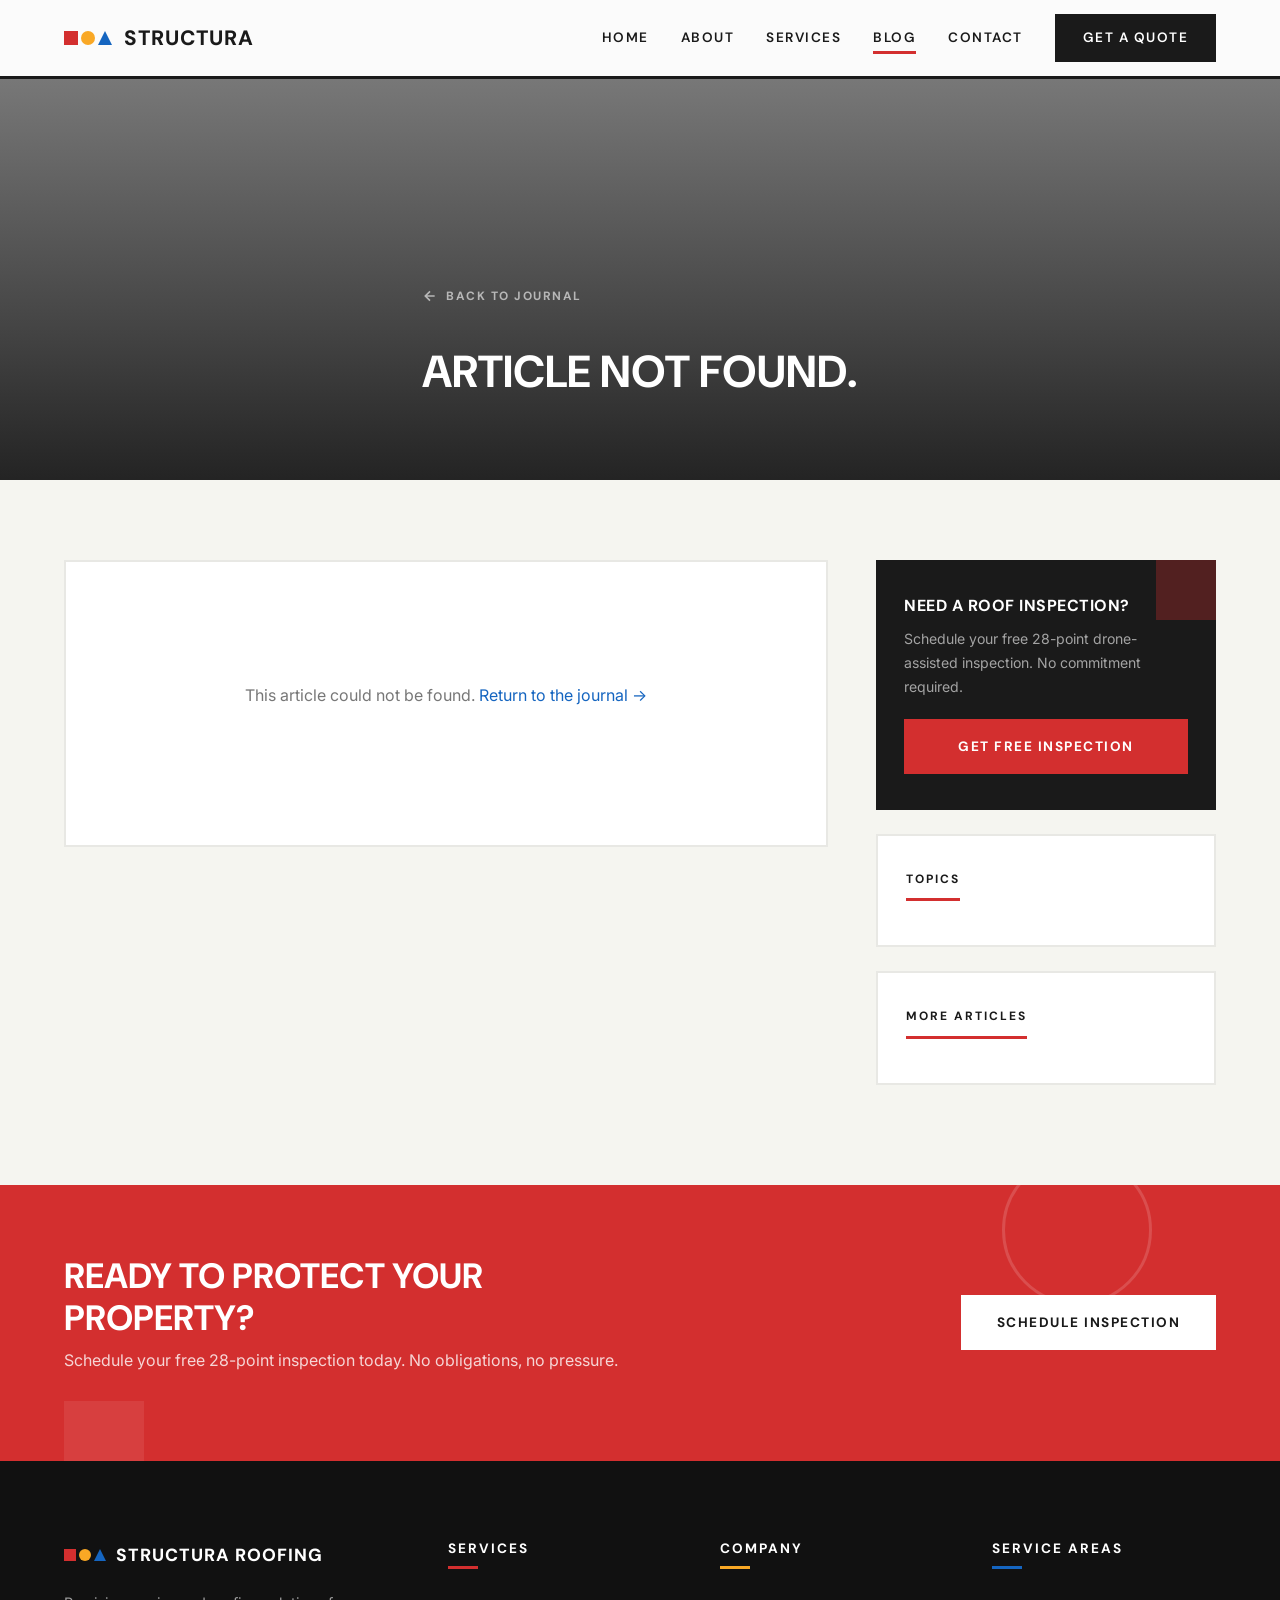
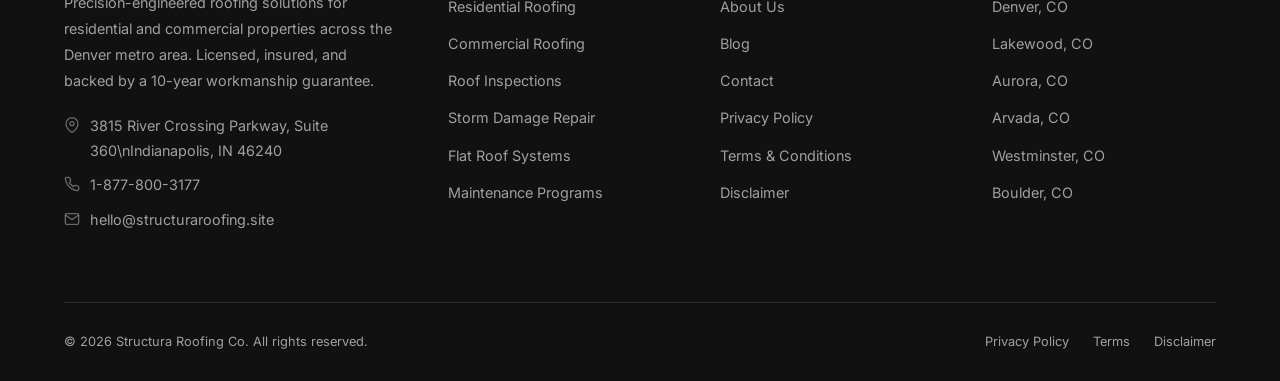
<file: blog-detail.html>
<!DOCTYPE html>
<html lang="en">
<head>
    <meta charset="UTF-8">
    <meta name="viewport" content="width=device-width, initial-scale=1.0">
    <title id="pageTitle">Roofing Journal — Structura Roofing Co.</title>
    <meta name="description" id="pageDesc" content="Expert roofing insights from Structura Roofing Co. — Denver's trusted roofing specialists since 2009.">
    <link rel="icon" type="image/svg+xml" href="favicon.svg">
    <link rel="stylesheet" href="css/style.css">
</head>
<body>

    <!-- Navigation -->
    <nav class="navbar">
        <div class="container">
            <a href="index.html" class="nav-logo">
                <div class="nav-logo-shapes">
                    <span></span><span></span><span></span>
                </div>
                Structura
            </a>
            <div class="nav-links">
                <a href="index.html">Home</a>
                <a href="about.html">About</a>
                <a href="services.html">Services</a>
                <a href="blog.html" class="active">Blog</a>
                <a href="contact.html">Contact</a>
                <a href="#" class="nav-cta" data-open-modal data-service="General Inquiry">Get a Quote</a>
            </div>
            <button class="nav-toggle" aria-label="Toggle navigation">
                <span></span><span></span><span></span>
            </button>
        </div>
    </nav>

    <!-- Article Hero -->
    <div class="article-hero" id="articleHero">
        <div class="article-hero-bg" id="articleHeroBg"></div>
        <div class="article-hero-overlay"></div>
        <div class="container article-hero-content">
            <a href="blog.html" class="article-back">
                <svg width="16" height="16" viewBox="0 0 24 24" fill="none" stroke="currentColor" stroke-width="2.5"><path d="M19 12H5M12 19l-7-7 7-7"/></svg>
                Back to Journal
            </a>
            <div class="article-meta-row" id="articleMeta"></div>
            <h1 class="article-hero-title" id="articleTitle">Loading&hellip;</h1>
            <div class="article-byline" id="articleByline"></div>
        </div>
    </div>

    <!-- Article Layout -->
    <div class="article-layout">
        <div class="container article-layout-inner">

            <!-- Main Article Body -->
            <article class="article-body" id="articleBody">
                <div style="color:var(--text-light);padding:4rem 0;text-align:center;">Loading article&hellip;</div>
            </article>

            <!-- Sidebar -->
            <aside class="article-sidebar">

                <!-- CTA Box -->
                <div class="sidebar-cta">
                    <div class="sidebar-cta-shape"></div>
                    <h4>Need a Roof Inspection?</h4>
                    <p>Schedule your free 28-point drone-assisted inspection. No commitment required.</p>
                    <a href="#" class="btn btn-primary" style="width:100%;justify-content:center;" data-open-modal data-service="Free Inspection">Get Free Inspection</a>
                </div>

                <!-- Tags -->
                <div class="sidebar-box" id="tagsBox">
                    <h5 class="sidebar-box-title">Topics</h5>
                    <div class="sidebar-tags" id="articleTagsList"></div>
                </div>

                <!-- More Articles -->
                <div class="sidebar-box" id="moreBox">
                    <h5 class="sidebar-box-title">More Articles</h5>
                    <div id="morePostsList"></div>
                </div>

            </aside>
        </div>
    </div>

    <!-- Bottom CTA Banner -->
    <section class="cta-banner">
        <div class="container">
            <div>
                <h2>Ready to Protect Your Property?</h2>
                <p>Schedule your free 28-point inspection today. No obligations, no pressure.</p>
            </div>
            <a href="#" class="btn btn-white" data-open-modal data-service="Free Inspection">Schedule Inspection</a>
        </div>
    </section>

    <!-- Footer -->
    <footer class="footer">
        <div class="container">
            <div class="footer-grid">
                <div class="footer-about">
                    <div class="footer-brand">
                        <div class="nav-logo-shapes">
                            <span></span><span></span><span></span>
                        </div>
                        <span class="footer-brand-name">Structura Roofing</span>
                    </div>
                    <p>Precision-engineered roofing solutions for residential and commercial properties across the Denver metro area. Licensed, insured, and backed by a 10-year workmanship guarantee.</p>
                    <div class="footer-contact-item">
                        <svg width="16" height="16" viewBox="0 0 24 24" fill="none" stroke="currentColor" stroke-width="2"><path d="M21 10c0 7-9 13-9 13s-9-6-9-13a9 9 0 0118 0z"/><circle cx="12" cy="10" r="3"/></svg>
                        <span>3815 River Crossing Parkway, Suite 360\nIndianapolis, IN 46240</span>
                    </div>
                    <div class="footer-contact-item">
                        <svg width="16" height="16" viewBox="0 0 24 24" fill="none" stroke="currentColor" stroke-width="2"><path d="M22 16.92v3a2 2 0 01-2.18 2 19.79 19.79 0 01-8.63-3.07 19.5 19.5 0 01-6-6A19.79 19.79 0 012.12 4.18 2 2 0 014.11 2h3a2 2 0 012 1.72c.127.96.361 1.903.7 2.81a2 2 0 01-.45 2.11L8.09 9.91a16 16 0 006 6l1.27-1.27a2 2 0 012.11-.45c.907.339 1.85.573 2.81.7A2 2 0 0122 16.92z"/></svg>
                        <span>1-877-800-3177</span>
                    </div>
                    <div class="footer-contact-item">
                        <svg width="16" height="16" viewBox="0 0 24 24" fill="none" stroke="currentColor" stroke-width="2"><path d="M4 4h16c1.1 0 2 .9 2 2v12c0 1.1-.9 2-2 2H4c-1.1 0-2-.9-2-2V6c0-1.1.9-2 2-2z"/><path d="M22 6l-10 7L2 6"/></svg>
                        <span>hello@structuraroofing.site</span>
                    </div>
                </div>
                <div>
                    <h4>Services</h4>
                    <ul class="footer-links">
                        <li><a href="services.html">Residential Roofing</a></li>
                        <li><a href="services.html">Commercial Roofing</a></li>
                        <li><a href="services.html">Roof Inspections</a></li>
                        <li><a href="services.html">Storm Damage Repair</a></li>
                        <li><a href="services.html">Flat Roof Systems</a></li>
                        <li><a href="services.html">Maintenance Programs</a></li>
                    </ul>
                </div>
                <div>
                    <h4>Company</h4>
                    <ul class="footer-links">
                        <li><a href="about.html">About Us</a></li>
                        <li><a href="blog.html">Blog</a></li>
                        <li><a href="contact.html">Contact</a></li>
                        <li><a href="privacy-policy.html">Privacy Policy</a></li>
                        <li><a href="terms-conditions.html">Terms &amp; Conditions</a></li>
                        <li><a href="disclaimer.html">Disclaimer</a></li>
                    </ul>
                </div>
                <div>
                    <h4>Service Areas</h4>
                    <ul class="footer-links">
                        <li><a href="contact.html">Denver, CO</a></li>
                        <li><a href="contact.html">Lakewood, CO</a></li>
                        <li><a href="contact.html">Aurora, CO</a></li>
                        <li><a href="contact.html">Arvada, CO</a></li>
                        <li><a href="contact.html">Westminster, CO</a></li>
                        <li><a href="contact.html">Boulder, CO</a></li>
                    </ul>
                </div>
            </div>
            <div class="footer-bottom">
                <span>&copy; 2026 Structura Roofing Co. All rights reserved.</span>
                <div class="footer-bottom-links">
                    <a href="privacy-policy.html">Privacy Policy</a>
                    <a href="terms-conditions.html">Terms</a>
                    <a href="disclaimer.html">Disclaimer</a>
                </div>
            </div>
        </div>
    </footer>

    <!-- Lead Popup Modal -->
    <div class="modal-overlay" id="leadModal">
        <div class="modal">
            <div class="modal-header">
                <h3>Request Your Free Quote</h3>
                <p>Fill out the form and we will contact you within 24 hours.</p>
                <button class="modal-close" aria-label="Close modal">&times;</button>
            </div>
            <div class="modal-body">
                <form id="leadForm">
                    <div id="formFields">
                        <div class="form-group">
                            <label for="fullName">Full Name</label>
                            <input type="text" id="fullName" name="fullName" placeholder="Enter your full name" required>
                        </div>
                        <div class="form-group">
                            <label for="email">Email Address</label>
                            <input type="email" id="email" name="email" placeholder="Enter your email address" required>
                        </div>
                        <div class="form-group">
                            <label for="phone">Phone Number</label>
                            <input type="tel" id="phone" name="phone" placeholder="(XXX) XXX-XXXX" required>
                        </div>
                        <div class="form-group">
                            <label for="serviceSelect">Service Needed</label>
                            <select id="serviceSelect" name="service" required>
                                <option value="">Select a service</option>
                                <option value="Residential Roofing">Residential Roofing</option>
                                <option value="Commercial Roofing">Commercial Roofing</option>
                                <option value="Roof Inspections">Roof Inspections</option>
                                <option value="Storm Damage Repair">Storm Damage Repair</option>
                                <option value="Flat Roof Systems">Flat Roof Systems</option>
                                <option value="Maintenance Programs">Maintenance Programs</option>
                                <option value="Free Inspection">Free Inspection</option>
                                <option value="General Inquiry">General Inquiry</option>
                            </select>
                        </div>
                        <div class="form-group">
                            <label for="message">Message (Optional)</label>
                            <textarea id="message" name="message" placeholder="Tell us about your project"></textarea>
                        </div>
                        <div class="form-checkbox">
                            <input type="checkbox" id="consentCheck" required>
                            <label for="consentCheck">I agree to the <a href="privacy-policy.html">Privacy Policy</a> and <a href="terms-conditions.html">Terms &amp; Conditions</a>. I consent to being contacted regarding my inquiry.</label>
                        </div>
                        <button type="submit" class="btn btn-primary">Submit Request</button>
                    </div>
                </form>
                <div class="form-success" id="formSuccess">
                    <div class="form-success-icon">
                        <svg width="28" height="28" viewBox="0 0 24 24" fill="none" stroke="white" stroke-width="3"><path d="M20 6L9 17l-5-5"/></svg>
                    </div>
                    <h3>Request Submitted</h3>
                    <p>Thank you for choosing Structura Roofing Co. Our team will contact you within 24 hours to schedule your consultation.</p>
                </div>
            </div>
        </div>
    </div>

    <!-- Cookie Consent -->
    <div class="cookie-banner" id="cookieBanner">
        <div class="container">
            <p class="cookie-text">We use cookies to enhance your browsing experience and analyze site traffic. By continuing to use this site, you agree to our use of cookies. Read our <a href="privacy-policy.html">Privacy Policy</a> for more information.</p>
            <div class="cookie-buttons">
                <button class="cookie-accept" id="cookieAccept">Accept</button>
                <button class="cookie-decline" id="cookieDecline">Decline</button>
            </div>
        </div>
    </div>

    <script src="blogs/data.js"></script>
    <script src="js/main.js"></script>
    <script>
    (function () {
        if (typeof BLOGS === 'undefined') {
            document.getElementById('articleTitle').textContent = 'Article not found.';
            document.getElementById('articleBody').innerHTML = '<p style="color:var(--text-light);padding:4rem 0;text-align:center;">Could not load blog data. <a href="blog.html" style="color:var(--bauhaus-blue);">Return to the journal &rarr;</a></p>';
            return;
        }

        var params = new URLSearchParams(location.search);
        var id = parseInt(params.get('id'), 10);
        var post = BLOGS.find(function (b) { return b.id === id; });

        if (!post) {
            document.getElementById('articleTitle').textContent = 'Article not found.';
            document.getElementById('articleBody').innerHTML = '<p style="color:var(--text-light);padding:4rem 0;text-align:center;">This article could not be found. <a href="blog.html" style="color:var(--bauhaus-blue);">Return to the journal &rarr;</a></p>';
            return;
        }

        // Update page title & meta
        document.getElementById('pageTitle').textContent = post.title + ' — Structura Roofing Co.';
        document.getElementById('pageDesc').setAttribute('content', post.excerpt);

        // Hero background
        var heroBg = document.getElementById('articleHeroBg');
        heroBg.style.backgroundImage = "url('" + post.image + "')";

        // Hero meta
        document.getElementById('articleMeta').innerHTML =
            '<span class="article-category-badge">' + post.category + '</span>' +
            '<time datetime="' + post.dateISO + '">' + post.date + '</time>' +
            '<span class="article-meta-sep">&middot;</span>' +
            '<span>' + post.readTime + '</span>';

        // Title
        document.getElementById('articleTitle').textContent = post.title;

        // Byline
        document.getElementById('articleByline').innerHTML =
            '<div class="byline-avatar">' + post.author.charAt(0) + '</div>' +
            '<div><strong>' + post.author + '</strong><span>' + post.authorRole + '</span></div>';

        // Article body
        document.getElementById('articleBody').innerHTML =
            '<div class="article-content">' + post.content + '</div>' +
            '<div class="article-tags-row">' +
                post.tags.map(function (t) { return '<span class="blog-tag">' + t + '</span>'; }).join('') +
            '</div>' +
            '<div class="article-share">' +
                '<span>Share this article:</span>' +
                '<a href="https://twitter.com/intent/tweet?text=' + encodeURIComponent(post.title) + '&url=' + encodeURIComponent(location.href) + '" target="_blank" rel="noopener noreferrer" class="share-btn share-btn-dark">Twitter / X</a>' +
                '<a href="https://www.facebook.com/sharer/sharer.php?u=' + encodeURIComponent(location.href) + '" target="_blank" rel="noopener noreferrer" class="share-btn share-btn-dark">Facebook</a>' +
            '</div>';

        // Sidebar tags
        document.getElementById('articleTagsList').innerHTML =
            post.tags.map(function (t) { return '<span class="blog-tag">' + t + '</span>'; }).join('');

        // More articles
        var more = BLOGS.filter(function (b) { return b.id !== id; }).slice(0, 3);
        document.getElementById('morePostsList').innerHTML = more.map(function (p) {
            return '<a href="blog-detail.html?id=' + p.id + '" class="more-post">' +
                '<img src="' + p.image + '" alt="' + p.title + '" loading="lazy">' +
                '<div>' +
                    '<span class="more-post-category">' + p.category + '</span>' +
                    '<span class="more-post-title">' + p.title + '</span>' +
                '</div>' +
            '</a>';
        }).join('');
    })();
    </script>
</body>
</html>
</file>
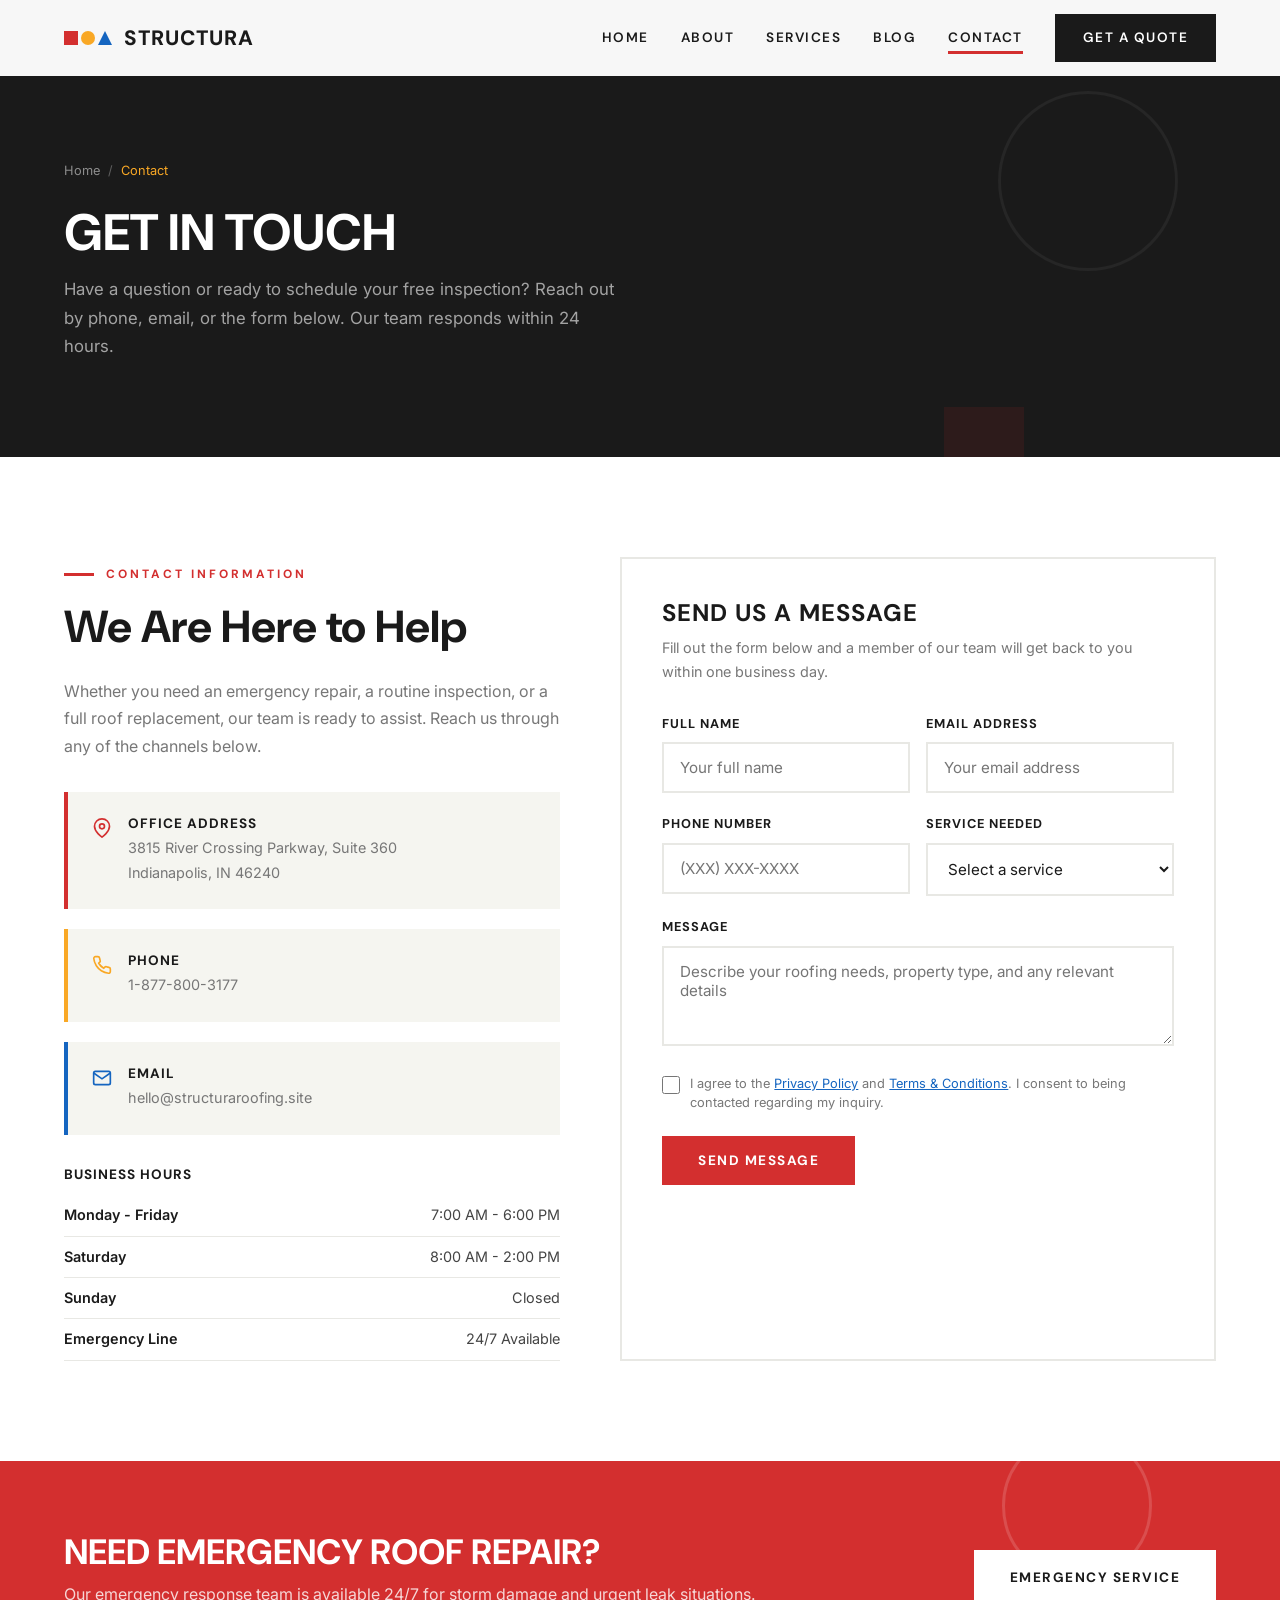
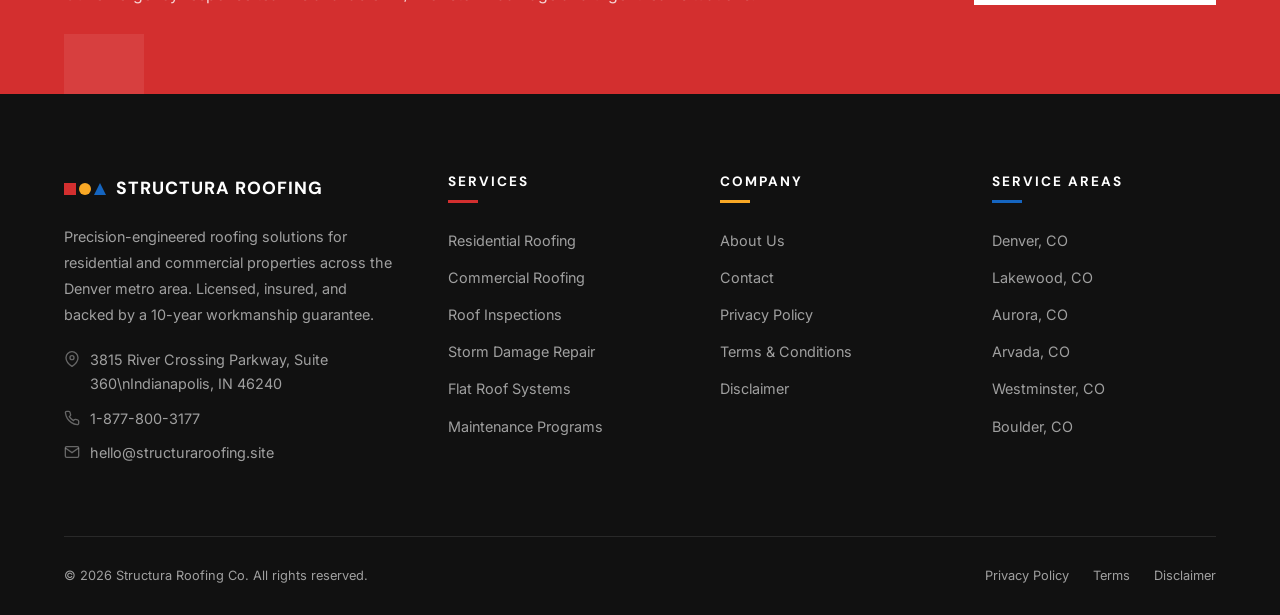
<file: contact.html>
<!DOCTYPE html>
<html lang="en">
<head>
    <meta charset="UTF-8">
    <meta name="viewport" content="width=device-width, initial-scale=1.0">
    <title>Contact Us - Structura Roofing Co.</title>
    <meta name="description" content="Contact Structura Roofing Co. in Indianapolis, IN. Call 1-877-800-3177 or send us a message. Free roof inspections and consultations available.">
    <link rel="icon" type="image/svg+xml" href="favicon.svg">
    <link rel="stylesheet" href="css/style.css">
</head>
<body>

    <!-- Navigation -->
    <nav class="navbar">
        <div class="container">
            <a href="index.html" class="nav-logo">
                <div class="nav-logo-shapes">
                    <span></span><span></span><span></span>
                </div>
                Structura
            </a>
            <div class="nav-links">
                <a href="index.html">Home</a>
                <a href="about.html">About</a>
                <a href="services.html">Services</a>
                <a href="blog.html">Blog</a>
                <a href="contact.html" class="active">Contact</a>
                <a href="#" class="nav-cta" data-open-modal data-service="General Inquiry">Get a Quote</a>
            </div>
            <button class="nav-toggle" aria-label="Toggle navigation">
                <span></span><span></span><span></span>
            </button>
        </div>
    </nav>

    <!-- Page Hero -->
    <section class="page-hero">
        <div class="container">
            <div class="breadcrumb">
                <a href="index.html">Home</a>
                <span class="sep">/</span>
                <span class="current">Contact</span>
            </div>
            <h1>Get in Touch</h1>
            <p>Have a question or ready to schedule your free inspection? Reach out by phone, email, or the form below. Our team responds within 24 hours.</p>
        </div>
    </section>

    <!-- Contact Section -->
    <section class="section-padding">
        <div class="container">
            <div class="contact-grid">
                <div>
                    <div class="section-label">Contact Information</div>
                    <h2 class="section-title" style="margin-bottom:24px;">We Are Here to Help</h2>
                    <p style="color:var(--text-light);margin-bottom:32px;">Whether you need an emergency repair, a routine inspection, or a full roof replacement, our team is ready to assist. Reach us through any of the channels below.</p>

                    <div class="contact-info-cards">
                        <div class="contact-info-card">
                            <svg width="20" height="20" viewBox="0 0 24 24" fill="none" stroke="var(--bauhaus-red)" stroke-width="2"><path d="M21 10c0 7-9 13-9 13s-9-6-9-13a9 9 0 0118 0z"/><circle cx="12" cy="10" r="3"/></svg>
                            <div>
                                <h4>Office Address</h4>
                                <p>3815 River Crossing Parkway, Suite 360<br>Indianapolis, IN 46240</p>
                            </div>
                        </div>
                        <div class="contact-info-card">
                            <svg width="20" height="20" viewBox="0 0 24 24" fill="none" stroke="var(--bauhaus-yellow)" stroke-width="2"><path d="M22 16.92v3a2 2 0 01-2.18 2 19.79 19.79 0 01-8.63-3.07 19.5 19.5 0 01-6-6A19.79 19.79 0 012.12 4.18 2 2 0 014.11 2h3a2 2 0 012 1.72c.127.96.361 1.903.7 2.81a2 2 0 01-.45 2.11L8.09 9.91a16 16 0 006 6l1.27-1.27a2 2 0 012.11-.45c.907.339 1.85.573 2.81.7A2 2 0 0122 16.92z"/></svg>
                            <div>
                                <h4>Phone</h4>
                                <p>1-877-800-3177</p>
                            </div>
                        </div>
                        <div class="contact-info-card">
                            <svg width="20" height="20" viewBox="0 0 24 24" fill="none" stroke="var(--bauhaus-blue)" stroke-width="2"><path d="M4 4h16c1.1 0 2 .9 2 2v12c0 1.1-.9 2-2 2H4c-1.1 0-2-.9-2-2V6c0-1.1.9-2 2-2z"/><path d="M22 6l-10 7L2 6"/></svg>
                            <div>
                                <h4>Email</h4>
                                <p>hello@structuraroofing.site</p>
                            </div>
                        </div>
                    </div>

                    <div class="contact-hours">
                        <h4>Business Hours</h4>
                        <ul class="hours-list">
                            <li><span class="day">Monday - Friday</span><span>7:00 AM - 6:00 PM</span></li>
                            <li><span class="day">Saturday</span><span>8:00 AM - 2:00 PM</span></li>
                            <li><span class="day">Sunday</span><span>Closed</span></li>
                            <li><span class="day">Emergency Line</span><span>24/7 Available</span></li>
                        </ul>
                    </div>
                </div>

                <div class="contact-form-wrapper">
                    <h3>Send Us a Message</h3>
                    <p>Fill out the form below and a member of our team will get back to you within one business day.</p>
                    <form id="contactForm">
                        <div class="form-row">
                            <div class="form-group">
                                <label for="contactName">Full Name</label>
                                <input type="text" id="contactName" name="name" placeholder="Your full name" required>
                            </div>
                            <div class="form-group">
                                <label for="contactEmail">Email Address</label>
                                <input type="email" id="contactEmail" name="email" placeholder="Your email address" required>
                            </div>
                        </div>
                        <div class="form-row">
                            <div class="form-group">
                                <label for="contactPhone">Phone Number</label>
                                <input type="tel" id="contactPhone" name="phone" placeholder="(XXX) XXX-XXXX" required>
                            </div>
                            <div class="form-group">
                                <label for="contactService">Service Needed</label>
                                <select id="contactService" name="service" required>
                                    <option value="">Select a service</option>
                                    <option value="Residential Roofing">Residential Roofing</option>
                                    <option value="Commercial Roofing">Commercial Roofing</option>
                                    <option value="Roof Inspections">Roof Inspections</option>
                                    <option value="Storm Damage Repair">Storm Damage Repair</option>
                                    <option value="Flat Roof Systems">Flat Roof Systems</option>
                                    <option value="Maintenance Programs">Maintenance Programs</option>
                                    <option value="General Inquiry">General Inquiry</option>
                                </select>
                            </div>
                        </div>
                        <div class="form-group">
                            <label for="contactMessage">Message</label>
                            <textarea id="contactMessage" name="message" placeholder="Describe your roofing needs, property type, and any relevant details" required></textarea>
                        </div>
                        <div class="form-checkbox">
                            <input type="checkbox" id="contactConsent" required>
                            <label for="contactConsent">I agree to the <a href="privacy-policy.html">Privacy Policy</a> and <a href="terms-conditions.html">Terms & Conditions</a>. I consent to being contacted regarding my inquiry.</label>
                        </div>
                        <button type="submit" class="btn btn-primary">Send Message</button>
                    </form>
                    <div class="form-success" id="contactSuccess">
                        <div class="form-success-icon">
                            <svg width="28" height="28" viewBox="0 0 24 24" fill="none" stroke="white" stroke-width="3"><path d="M20 6L9 17l-5-5"/></svg>
                        </div>
                        <h3>Message Sent</h3>
                        <p>Thank you for reaching out. A member of our team will respond within one business day.</p>
                    </div>
                </div>
            </div>
        </div>
    </section>

    <!-- CTA Banner -->
    <section class="cta-banner">
        <div class="container">
            <div>
                <h2>Need Emergency Roof Repair?</h2>
                <p>Our emergency response team is available 24/7 for storm damage and urgent leak situations.</p>
            </div>
            <a href="#" class="btn btn-white" data-open-modal data-service="Storm Damage Repair">Emergency Service</a>
        </div>
    </section>

    <!-- Footer -->
    <footer class="footer">
        <div class="container">
            <div class="footer-grid">
                <div class="footer-about">
                    <div class="footer-brand">
                        <div class="nav-logo-shapes">
                            <span></span><span></span><span></span>
                        </div>
                        <span class="footer-brand-name">Structura Roofing</span>
                    </div>
                    <p>Precision-engineered roofing solutions for residential and commercial properties across the Denver metro area. Licensed, insured, and backed by a 10-year workmanship guarantee.</p>
                    <div class="footer-contact-item">
                        <svg width="16" height="16" viewBox="0 0 24 24" fill="none" stroke="currentColor" stroke-width="2"><path d="M21 10c0 7-9 13-9 13s-9-6-9-13a9 9 0 0118 0z"/><circle cx="12" cy="10" r="3"/></svg>
                        <span>3815 River Crossing Parkway, Suite 360\nIndianapolis, IN 46240</span>
                    </div>
                    <div class="footer-contact-item">
                        <svg width="16" height="16" viewBox="0 0 24 24" fill="none" stroke="currentColor" stroke-width="2"><path d="M22 16.92v3a2 2 0 01-2.18 2 19.79 19.79 0 01-8.63-3.07 19.5 19.5 0 01-6-6A19.79 19.79 0 012.12 4.18 2 2 0 014.11 2h3a2 2 0 012 1.72c.127.96.361 1.903.7 2.81a2 2 0 01-.45 2.11L8.09 9.91a16 16 0 006 6l1.27-1.27a2 2 0 012.11-.45c.907.339 1.85.573 2.81.7A2 2 0 0122 16.92z"/></svg>
                        <span>1-877-800-3177</span>
                    </div>
                    <div class="footer-contact-item">
                        <svg width="16" height="16" viewBox="0 0 24 24" fill="none" stroke="currentColor" stroke-width="2"><path d="M4 4h16c1.1 0 2 .9 2 2v12c0 1.1-.9 2-2 2H4c-1.1 0-2-.9-2-2V6c0-1.1.9-2 2-2z"/><path d="M22 6l-10 7L2 6"/></svg>
                        <span>hello@structuraroofing.site</span>
                    </div>
                </div>
                <div>
                    <h4>Services</h4>
                    <ul class="footer-links">
                        <li><a href="services.html">Residential Roofing</a></li>
                        <li><a href="services.html">Commercial Roofing</a></li>
                        <li><a href="services.html">Roof Inspections</a></li>
                        <li><a href="services.html">Storm Damage Repair</a></li>
                        <li><a href="services.html">Flat Roof Systems</a></li>
                        <li><a href="services.html">Maintenance Programs</a></li>
                    </ul>
                </div>
                <div>
                    <h4>Company</h4>
                    <ul class="footer-links">
                        <li><a href="about.html">About Us</a></li>
                        <li><a href="contact.html">Contact</a></li>
                        <li><a href="privacy-policy.html">Privacy Policy</a></li>
                        <li><a href="terms-conditions.html">Terms & Conditions</a></li>
                        <li><a href="disclaimer.html">Disclaimer</a></li>
                    </ul>
                </div>
                <div>
                    <h4>Service Areas</h4>
                    <ul class="footer-links">
                        <li><a href="contact.html">Denver, CO</a></li>
                        <li><a href="contact.html">Lakewood, CO</a></li>
                        <li><a href="contact.html">Aurora, CO</a></li>
                        <li><a href="contact.html">Arvada, CO</a></li>
                        <li><a href="contact.html">Westminster, CO</a></li>
                        <li><a href="contact.html">Boulder, CO</a></li>
                    </ul>
                </div>
            </div>
            <div class="footer-bottom">
                <span>&copy; 2026 Structura Roofing Co. All rights reserved.</span>
                <div class="footer-bottom-links">
                    <a href="privacy-policy.html">Privacy Policy</a>
                    <a href="terms-conditions.html">Terms</a>
                    <a href="disclaimer.html">Disclaimer</a>
                </div>
            </div>
        </div>
    </footer>

    <!-- Lead Popup Modal -->
    <div class="modal-overlay" id="leadModal">
        <div class="modal">
            <div class="modal-header">
                <h3>Request Your Free Quote</h3>
                <p>Fill out the form and we will contact you within 24 hours.</p>
                <button class="modal-close" aria-label="Close modal">&times;</button>
            </div>
            <div class="modal-body">
                <form id="leadForm">
                    <div id="formFields">
                        <div class="form-group">
                            <label for="fullName">Full Name</label>
                            <input type="text" id="fullName" name="fullName" placeholder="Enter your full name" required>
                        </div>
                        <div class="form-group">
                            <label for="email">Email Address</label>
                            <input type="email" id="email" name="email" placeholder="Enter your email address" required>
                        </div>
                        <div class="form-group">
                            <label for="phone">Phone Number</label>
                            <input type="tel" id="phone" name="phone" placeholder="(XXX) XXX-XXXX" required>
                        </div>
                        <div class="form-group">
                            <label for="serviceSelect">Service Needed</label>
                            <select id="serviceSelect" name="service" required>
                                <option value="">Select a service</option>
                                <option value="Residential Roofing">Residential Roofing</option>
                                <option value="Commercial Roofing">Commercial Roofing</option>
                                <option value="Roof Inspections">Roof Inspections</option>
                                <option value="Storm Damage Repair">Storm Damage Repair</option>
                                <option value="Flat Roof Systems">Flat Roof Systems</option>
                                <option value="Maintenance Programs">Maintenance Programs</option>
                                <option value="Free Inspection">Free Inspection</option>
                                <option value="General Inquiry">General Inquiry</option>
                            </select>
                        </div>
                        <div class="form-group">
                            <label for="message">Message (Optional)</label>
                            <textarea id="message" name="message" placeholder="Tell us about your project"></textarea>
                        </div>
                        <div class="form-checkbox">
                            <input type="checkbox" id="consentCheck" required>
                            <label for="consentCheck">I agree to the <a href="privacy-policy.html">Privacy Policy</a> and <a href="terms-conditions.html">Terms & Conditions</a>. I consent to being contacted regarding my inquiry.</label>
                        </div>
                        <button type="submit" class="btn btn-primary">Submit Request</button>
                    </div>
                </form>
                <div class="form-success" id="formSuccess">
                    <div class="form-success-icon">
                        <svg width="28" height="28" viewBox="0 0 24 24" fill="none" stroke="white" stroke-width="3"><path d="M20 6L9 17l-5-5"/></svg>
                    </div>
                    <h3>Request Submitted</h3>
                    <p>Thank you for choosing Structura Roofing Co. Our team will contact you within 24 hours to schedule your consultation.</p>
                </div>
            </div>
        </div>
    </div>

    <!-- Cookie Consent -->
    <div class="cookie-banner" id="cookieBanner">
        <div class="container">
            <p class="cookie-text">We use cookies to enhance your browsing experience and analyze site traffic. By continuing to use this site, you agree to our use of cookies. Read our <a href="privacy-policy.html">Privacy Policy</a> for more information.</p>
            <div class="cookie-buttons">
                <button class="cookie-accept" id="cookieAccept">Accept</button>
                <button class="cookie-decline" id="cookieDecline">Decline</button>
            </div>
        </div>
    </div>

    <script src="js/main.js"></script>
</body>
</html>
</file>
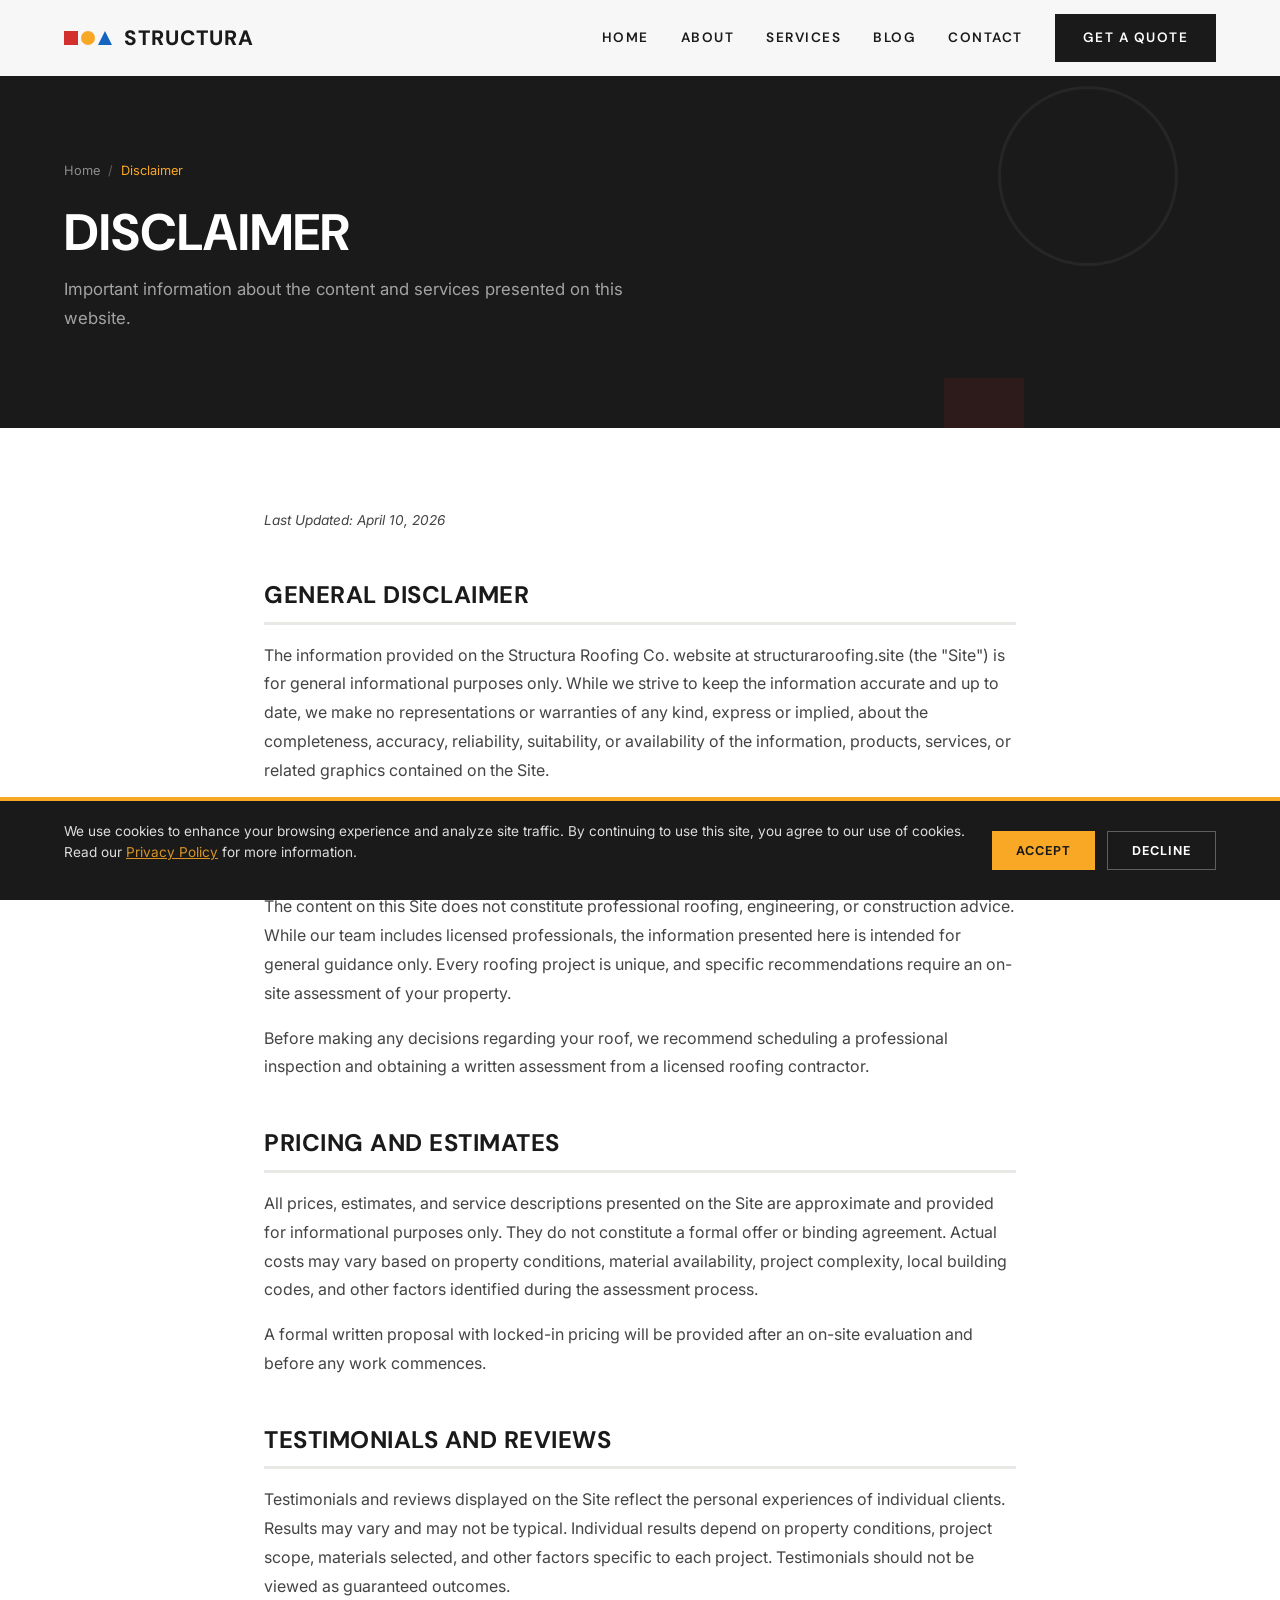
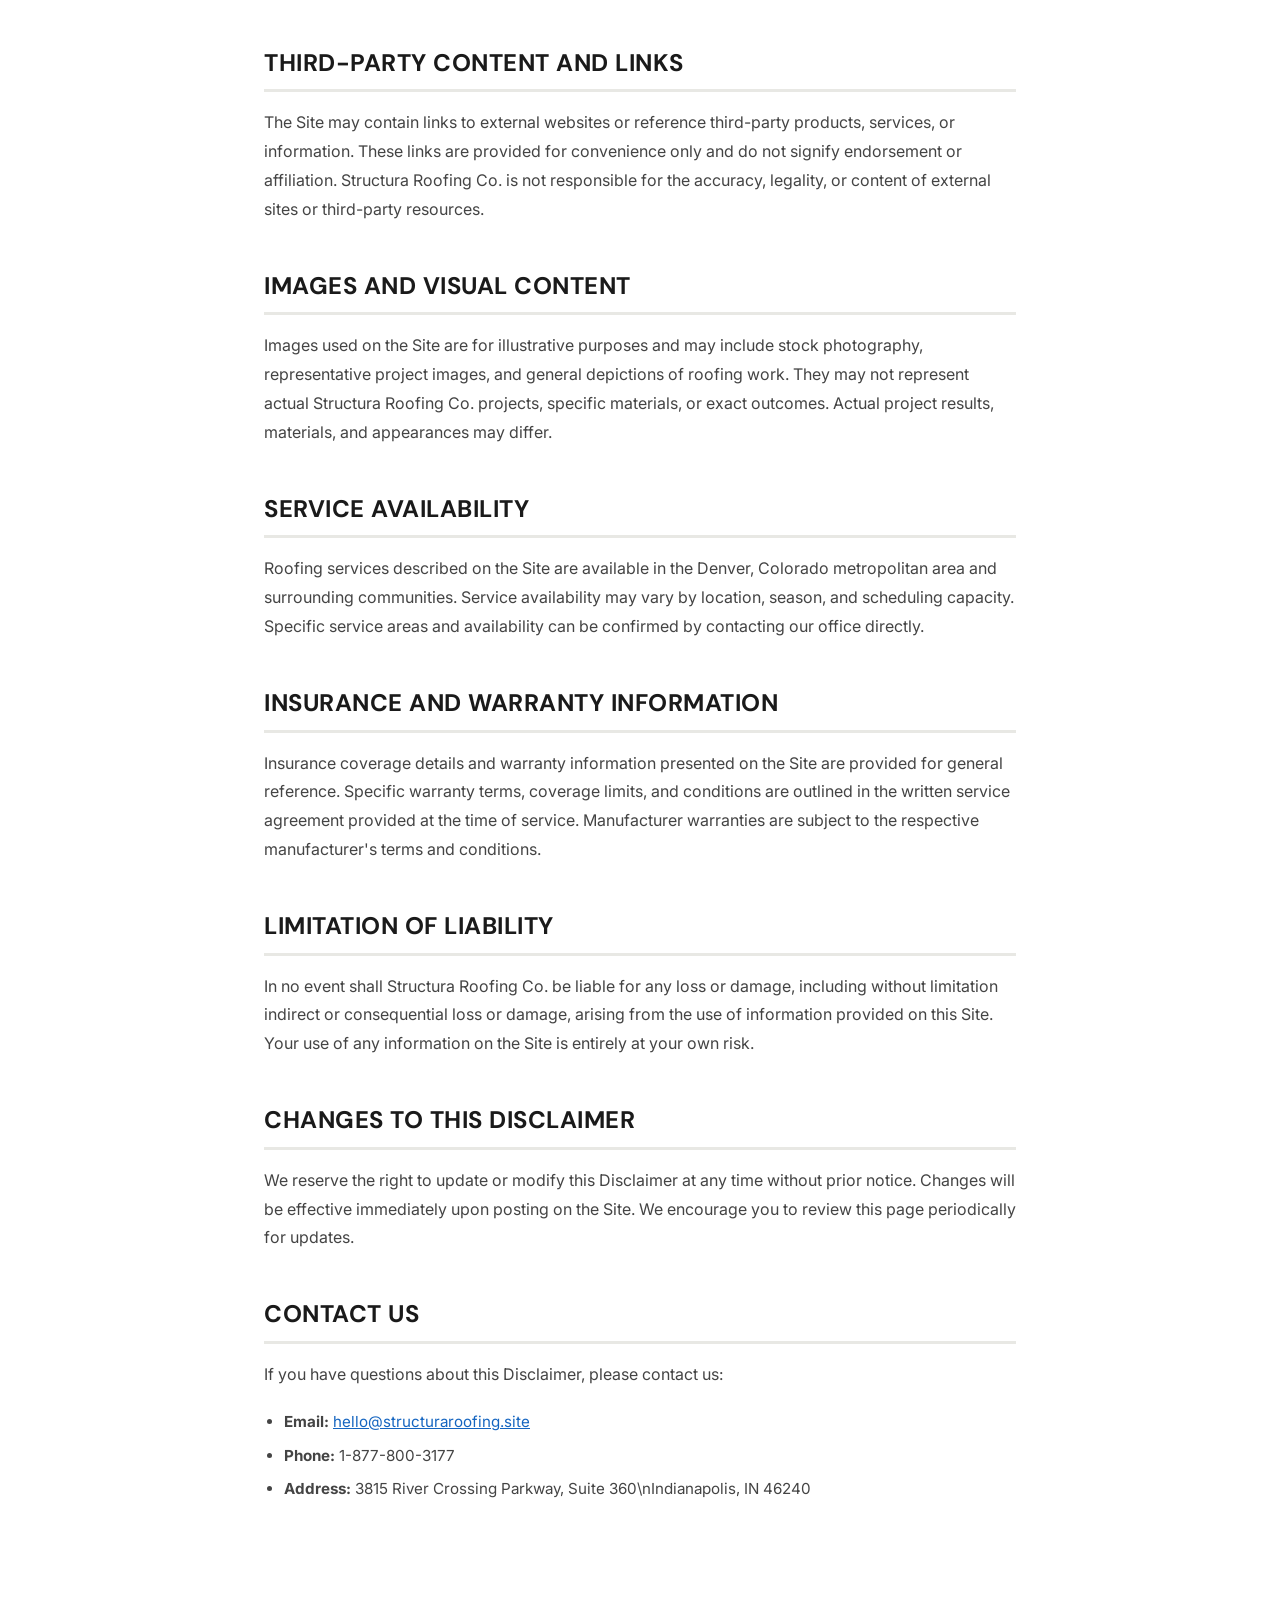
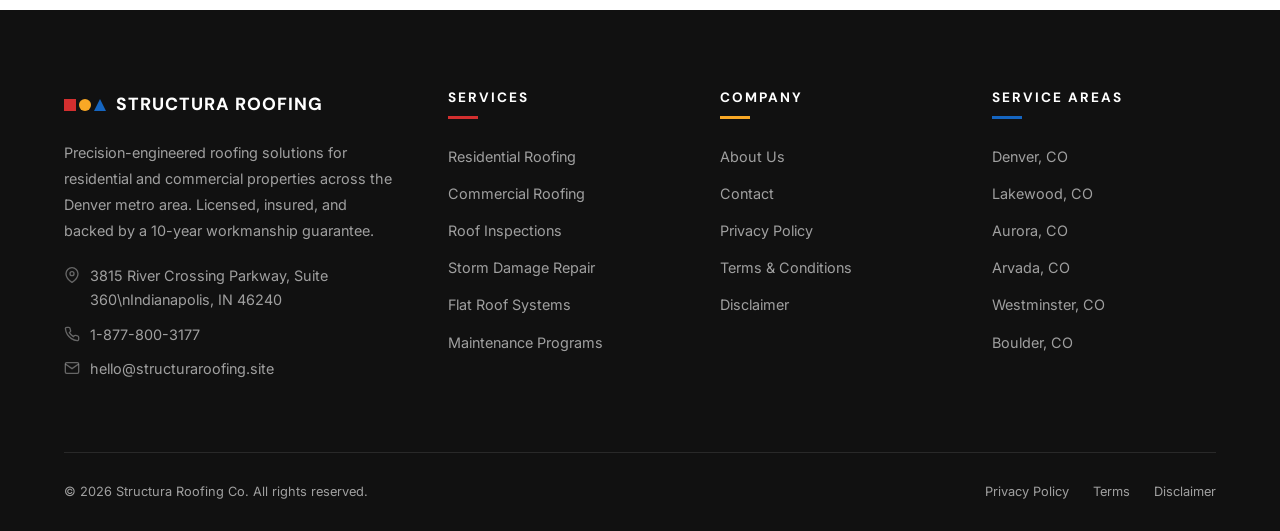
<file: disclaimer.html>
<!DOCTYPE html>
<html lang="en">
<head>
    <meta charset="UTF-8">
    <meta name="viewport" content="width=device-width, initial-scale=1.0">
    <title>Disclaimer - Structura Roofing Co.</title>
    <meta name="description" content="Read the Disclaimer for Structura Roofing Co. Important information about our website content, services, and limitations.">
    <link rel="icon" type="image/svg+xml" href="favicon.svg">
    <link rel="stylesheet" href="css/style.css">
</head>
<body>

    <!-- Navigation -->
    <nav class="navbar">
        <div class="container">
            <a href="index.html" class="nav-logo">
                <div class="nav-logo-shapes">
                    <span></span><span></span><span></span>
                </div>
                Structura
            </a>
            <div class="nav-links">
                <a href="index.html">Home</a>
                <a href="about.html">About</a>
                <a href="services.html">Services</a>
                <a href="blog.html">Blog</a>
                <a href="contact.html">Contact</a>
                <a href="#" class="nav-cta" data-open-modal data-service="General Inquiry">Get a Quote</a>
            </div>
            <button class="nav-toggle" aria-label="Toggle navigation">
                <span></span><span></span><span></span>
            </button>
        </div>
    </nav>

    <!-- Page Hero -->
    <section class="page-hero">
        <div class="container">
            <div class="breadcrumb">
                <a href="index.html">Home</a>
                <span class="sep">/</span>
                <span class="current">Disclaimer</span>
            </div>
            <h1>Disclaimer</h1>
            <p>Important information about the content and services presented on this website.</p>
        </div>
    </section>

    <!-- Legal Content -->
    <div class="legal-content">
        <p class="legal-date">Last Updated: April 10, 2026</p>

        <h2>General Disclaimer</h2>
        <p>The information provided on the Structura Roofing Co. website at structuraroofing.site (the "Site") is for general informational purposes only. While we strive to keep the information accurate and up to date, we make no representations or warranties of any kind, express or implied, about the completeness, accuracy, reliability, suitability, or availability of the information, products, services, or related graphics contained on the Site.</p>

        <h2>Professional Advice</h2>
        <p>The content on this Site does not constitute professional roofing, engineering, or construction advice. While our team includes licensed professionals, the information presented here is intended for general guidance only. Every roofing project is unique, and specific recommendations require an on-site assessment of your property.</p>
        <p>Before making any decisions regarding your roof, we recommend scheduling a professional inspection and obtaining a written assessment from a licensed roofing contractor.</p>

        <h2>Pricing and Estimates</h2>
        <p>All prices, estimates, and service descriptions presented on the Site are approximate and provided for informational purposes only. They do not constitute a formal offer or binding agreement. Actual costs may vary based on property conditions, material availability, project complexity, local building codes, and other factors identified during the assessment process.</p>
        <p>A formal written proposal with locked-in pricing will be provided after an on-site evaluation and before any work commences.</p>

        <h2>Testimonials and Reviews</h2>
        <p>Testimonials and reviews displayed on the Site reflect the personal experiences of individual clients. Results may vary and may not be typical. Individual results depend on property conditions, project scope, materials selected, and other factors specific to each project. Testimonials should not be viewed as guaranteed outcomes.</p>

        <h2>Third-Party Content and Links</h2>
        <p>The Site may contain links to external websites or reference third-party products, services, or information. These links are provided for convenience only and do not signify endorsement or affiliation. Structura Roofing Co. is not responsible for the accuracy, legality, or content of external sites or third-party resources.</p>

        <h2>Images and Visual Content</h2>
        <p>Images used on the Site are for illustrative purposes and may include stock photography, representative project images, and general depictions of roofing work. They may not represent actual Structura Roofing Co. projects, specific materials, or exact outcomes. Actual project results, materials, and appearances may differ.</p>

        <h2>Service Availability</h2>
        <p>Roofing services described on the Site are available in the Denver, Colorado metropolitan area and surrounding communities. Service availability may vary by location, season, and scheduling capacity. Specific service areas and availability can be confirmed by contacting our office directly.</p>

        <h2>Insurance and Warranty Information</h2>
        <p>Insurance coverage details and warranty information presented on the Site are provided for general reference. Specific warranty terms, coverage limits, and conditions are outlined in the written service agreement provided at the time of service. Manufacturer warranties are subject to the respective manufacturer's terms and conditions.</p>

        <h2>Limitation of Liability</h2>
        <p>In no event shall Structura Roofing Co. be liable for any loss or damage, including without limitation indirect or consequential loss or damage, arising from the use of information provided on this Site. Your use of any information on the Site is entirely at your own risk.</p>

        <h2>Changes to This Disclaimer</h2>
        <p>We reserve the right to update or modify this Disclaimer at any time without prior notice. Changes will be effective immediately upon posting on the Site. We encourage you to review this page periodically for updates.</p>

        <h2>Contact Us</h2>
        <p>If you have questions about this Disclaimer, please contact us:</p>
        <ul>
            <li><strong>Email:</strong> <a href="mailto:hello@structuraroofing.site">hello@structuraroofing.site</a></li>
            <li><strong>Phone:</strong> 1-877-800-3177</li>
            <li><strong>Address:</strong> 3815 River Crossing Parkway, Suite 360\nIndianapolis, IN 46240</li>
        </ul>
    </div>

    <!-- Footer -->
    <footer class="footer">
        <div class="container">
            <div class="footer-grid">
                <div class="footer-about">
                    <div class="footer-brand">
                        <div class="nav-logo-shapes">
                            <span></span><span></span><span></span>
                        </div>
                        <span class="footer-brand-name">Structura Roofing</span>
                    </div>
                    <p>Precision-engineered roofing solutions for residential and commercial properties across the Denver metro area. Licensed, insured, and backed by a 10-year workmanship guarantee.</p>
                    <div class="footer-contact-item">
                        <svg width="16" height="16" viewBox="0 0 24 24" fill="none" stroke="currentColor" stroke-width="2"><path d="M21 10c0 7-9 13-9 13s-9-6-9-13a9 9 0 0118 0z"/><circle cx="12" cy="10" r="3"/></svg>
                        <span>3815 River Crossing Parkway, Suite 360\nIndianapolis, IN 46240</span>
                    </div>
                    <div class="footer-contact-item">
                        <svg width="16" height="16" viewBox="0 0 24 24" fill="none" stroke="currentColor" stroke-width="2"><path d="M22 16.92v3a2 2 0 01-2.18 2 19.79 19.79 0 01-8.63-3.07 19.5 19.5 0 01-6-6A19.79 19.79 0 012.12 4.18 2 2 0 014.11 2h3a2 2 0 012 1.72c.127.96.361 1.903.7 2.81a2 2 0 01-.45 2.11L8.09 9.91a16 16 0 006 6l1.27-1.27a2 2 0 012.11-.45c.907.339 1.85.573 2.81.7A2 2 0 0122 16.92z"/></svg>
                        <span>1-877-800-3177</span>
                    </div>
                    <div class="footer-contact-item">
                        <svg width="16" height="16" viewBox="0 0 24 24" fill="none" stroke="currentColor" stroke-width="2"><path d="M4 4h16c1.1 0 2 .9 2 2v12c0 1.1-.9 2-2 2H4c-1.1 0-2-.9-2-2V6c0-1.1.9-2 2-2z"/><path d="M22 6l-10 7L2 6"/></svg>
                        <span>hello@structuraroofing.site</span>
                    </div>
                </div>
                <div>
                    <h4>Services</h4>
                    <ul class="footer-links">
                        <li><a href="services.html">Residential Roofing</a></li>
                        <li><a href="services.html">Commercial Roofing</a></li>
                        <li><a href="services.html">Roof Inspections</a></li>
                        <li><a href="services.html">Storm Damage Repair</a></li>
                        <li><a href="services.html">Flat Roof Systems</a></li>
                        <li><a href="services.html">Maintenance Programs</a></li>
                    </ul>
                </div>
                <div>
                    <h4>Company</h4>
                    <ul class="footer-links">
                        <li><a href="about.html">About Us</a></li>
                        <li><a href="contact.html">Contact</a></li>
                        <li><a href="privacy-policy.html">Privacy Policy</a></li>
                        <li><a href="terms-conditions.html">Terms & Conditions</a></li>
                        <li><a href="disclaimer.html">Disclaimer</a></li>
                    </ul>
                </div>
                <div>
                    <h4>Service Areas</h4>
                    <ul class="footer-links">
                        <li><a href="contact.html">Denver, CO</a></li>
                        <li><a href="contact.html">Lakewood, CO</a></li>
                        <li><a href="contact.html">Aurora, CO</a></li>
                        <li><a href="contact.html">Arvada, CO</a></li>
                        <li><a href="contact.html">Westminster, CO</a></li>
                        <li><a href="contact.html">Boulder, CO</a></li>
                    </ul>
                </div>
            </div>
            <div class="footer-bottom">
                <span>&copy; 2026 Structura Roofing Co. All rights reserved.</span>
                <div class="footer-bottom-links">
                    <a href="privacy-policy.html">Privacy Policy</a>
                    <a href="terms-conditions.html">Terms</a>
                    <a href="disclaimer.html">Disclaimer</a>
                </div>
            </div>
        </div>
    </footer>

    <!-- Lead Popup Modal -->
    <div class="modal-overlay" id="leadModal">
        <div class="modal">
            <div class="modal-header">
                <h3>Request Your Free Quote</h3>
                <p>Fill out the form and we will contact you within 24 hours.</p>
                <button class="modal-close" aria-label="Close modal">&times;</button>
            </div>
            <div class="modal-body">
                <form id="leadForm">
                    <div id="formFields">
                        <div class="form-group">
                            <label for="fullName">Full Name</label>
                            <input type="text" id="fullName" name="fullName" placeholder="Enter your full name" required>
                        </div>
                        <div class="form-group">
                            <label for="email">Email Address</label>
                            <input type="email" id="email" name="email" placeholder="Enter your email address" required>
                        </div>
                        <div class="form-group">
                            <label for="phone">Phone Number</label>
                            <input type="tel" id="phone" name="phone" placeholder="(XXX) XXX-XXXX" required>
                        </div>
                        <div class="form-group">
                            <label for="serviceSelect">Service Needed</label>
                            <select id="serviceSelect" name="service" required>
                                <option value="">Select a service</option>
                                <option value="Residential Roofing">Residential Roofing</option>
                                <option value="Commercial Roofing">Commercial Roofing</option>
                                <option value="Roof Inspections">Roof Inspections</option>
                                <option value="Storm Damage Repair">Storm Damage Repair</option>
                                <option value="Flat Roof Systems">Flat Roof Systems</option>
                                <option value="Maintenance Programs">Maintenance Programs</option>
                                <option value="Free Inspection">Free Inspection</option>
                                <option value="General Inquiry">General Inquiry</option>
                            </select>
                        </div>
                        <div class="form-group">
                            <label for="message">Message (Optional)</label>
                            <textarea id="message" name="message" placeholder="Tell us about your project"></textarea>
                        </div>
                        <div class="form-checkbox">
                            <input type="checkbox" id="consentCheck" required>
                            <label for="consentCheck">I agree to the <a href="privacy-policy.html">Privacy Policy</a> and <a href="terms-conditions.html">Terms & Conditions</a>. I consent to being contacted regarding my inquiry.</label>
                        </div>
                        <button type="submit" class="btn btn-primary">Submit Request</button>
                    </div>
                </form>
                <div class="form-success" id="formSuccess">
                    <div class="form-success-icon">
                        <svg width="28" height="28" viewBox="0 0 24 24" fill="none" stroke="white" stroke-width="3"><path d="M20 6L9 17l-5-5"/></svg>
                    </div>
                    <h3>Request Submitted</h3>
                    <p>Thank you for choosing Structura Roofing Co. Our team will contact you within 24 hours to schedule your consultation.</p>
                </div>
            </div>
        </div>
    </div>

    <!-- Cookie Consent -->
    <div class="cookie-banner" id="cookieBanner">
        <div class="container">
            <p class="cookie-text">We use cookies to enhance your browsing experience and analyze site traffic. By continuing to use this site, you agree to our use of cookies. Read our <a href="privacy-policy.html">Privacy Policy</a> for more information.</p>
            <div class="cookie-buttons">
                <button class="cookie-accept" id="cookieAccept">Accept</button>
                <button class="cookie-decline" id="cookieDecline">Decline</button>
            </div>
        </div>
    </div>

    <script src="js/main.js"></script>
</body>
</html>
</file>
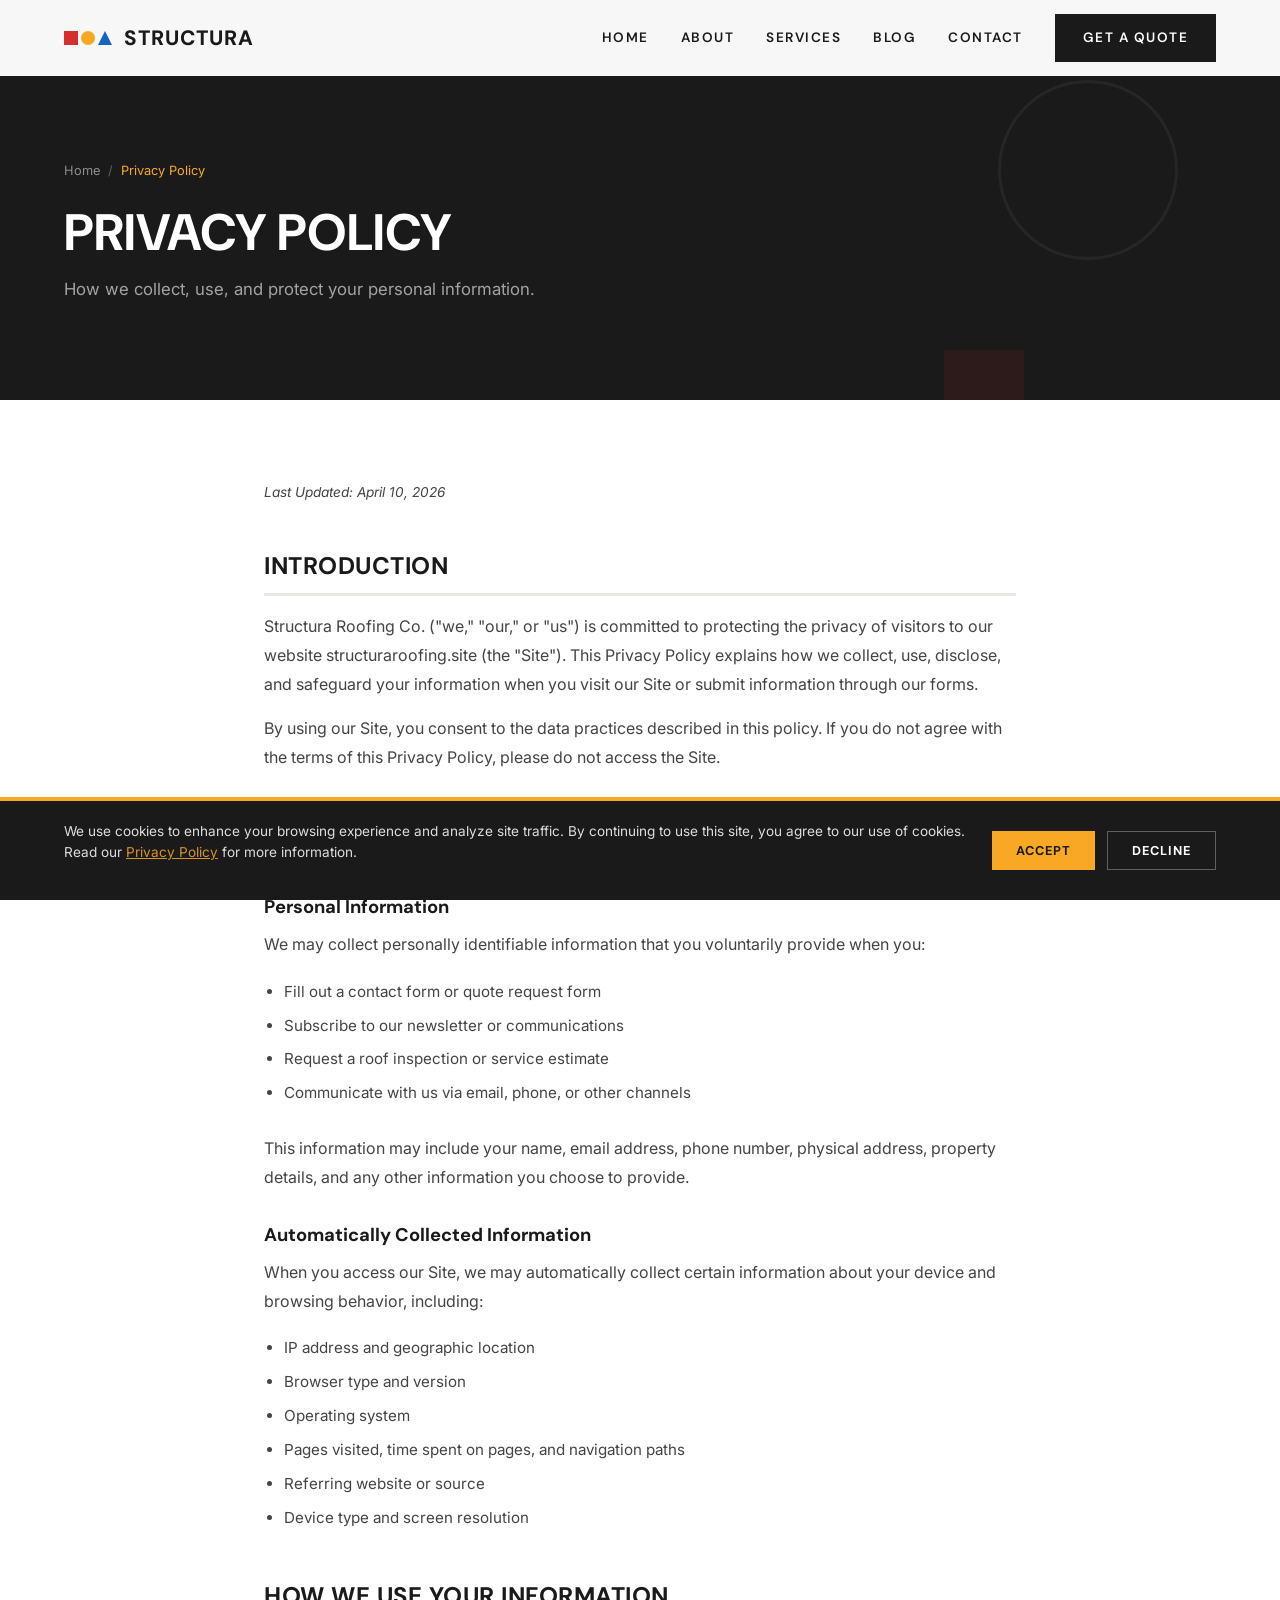
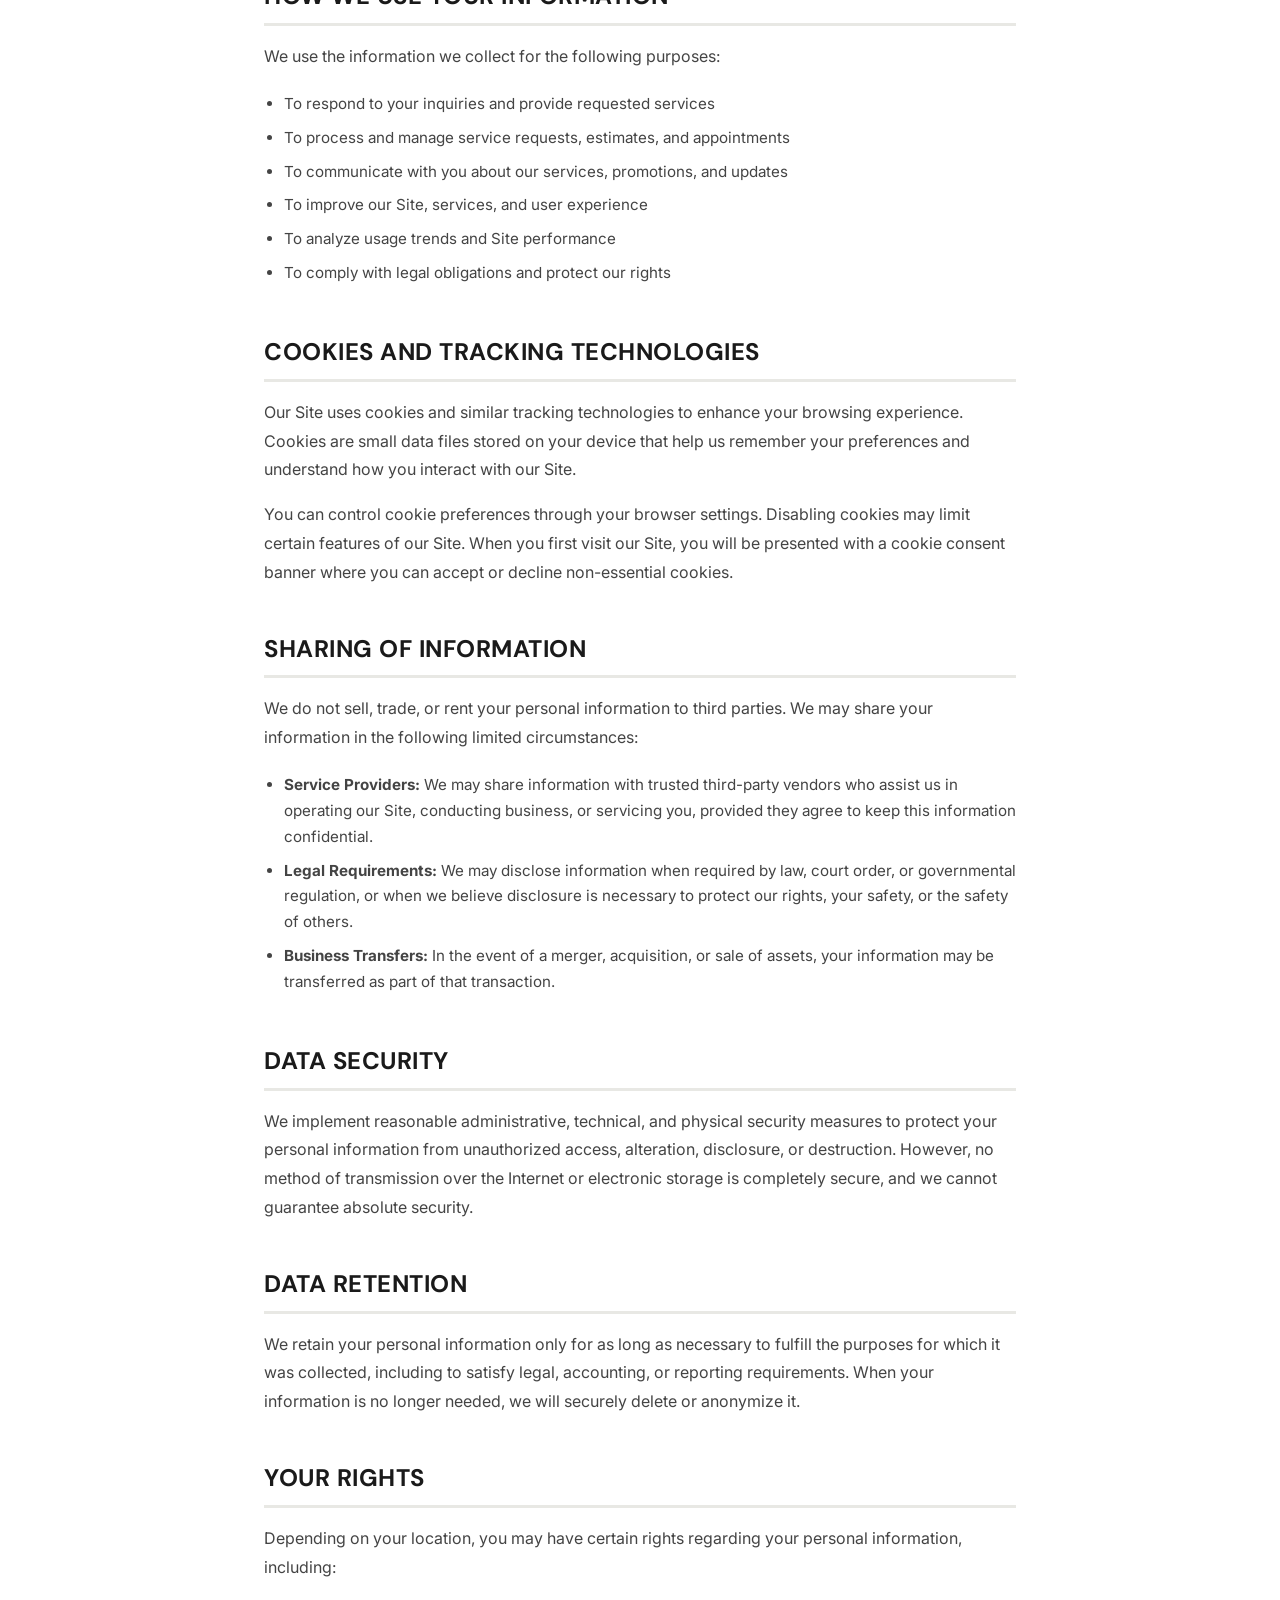
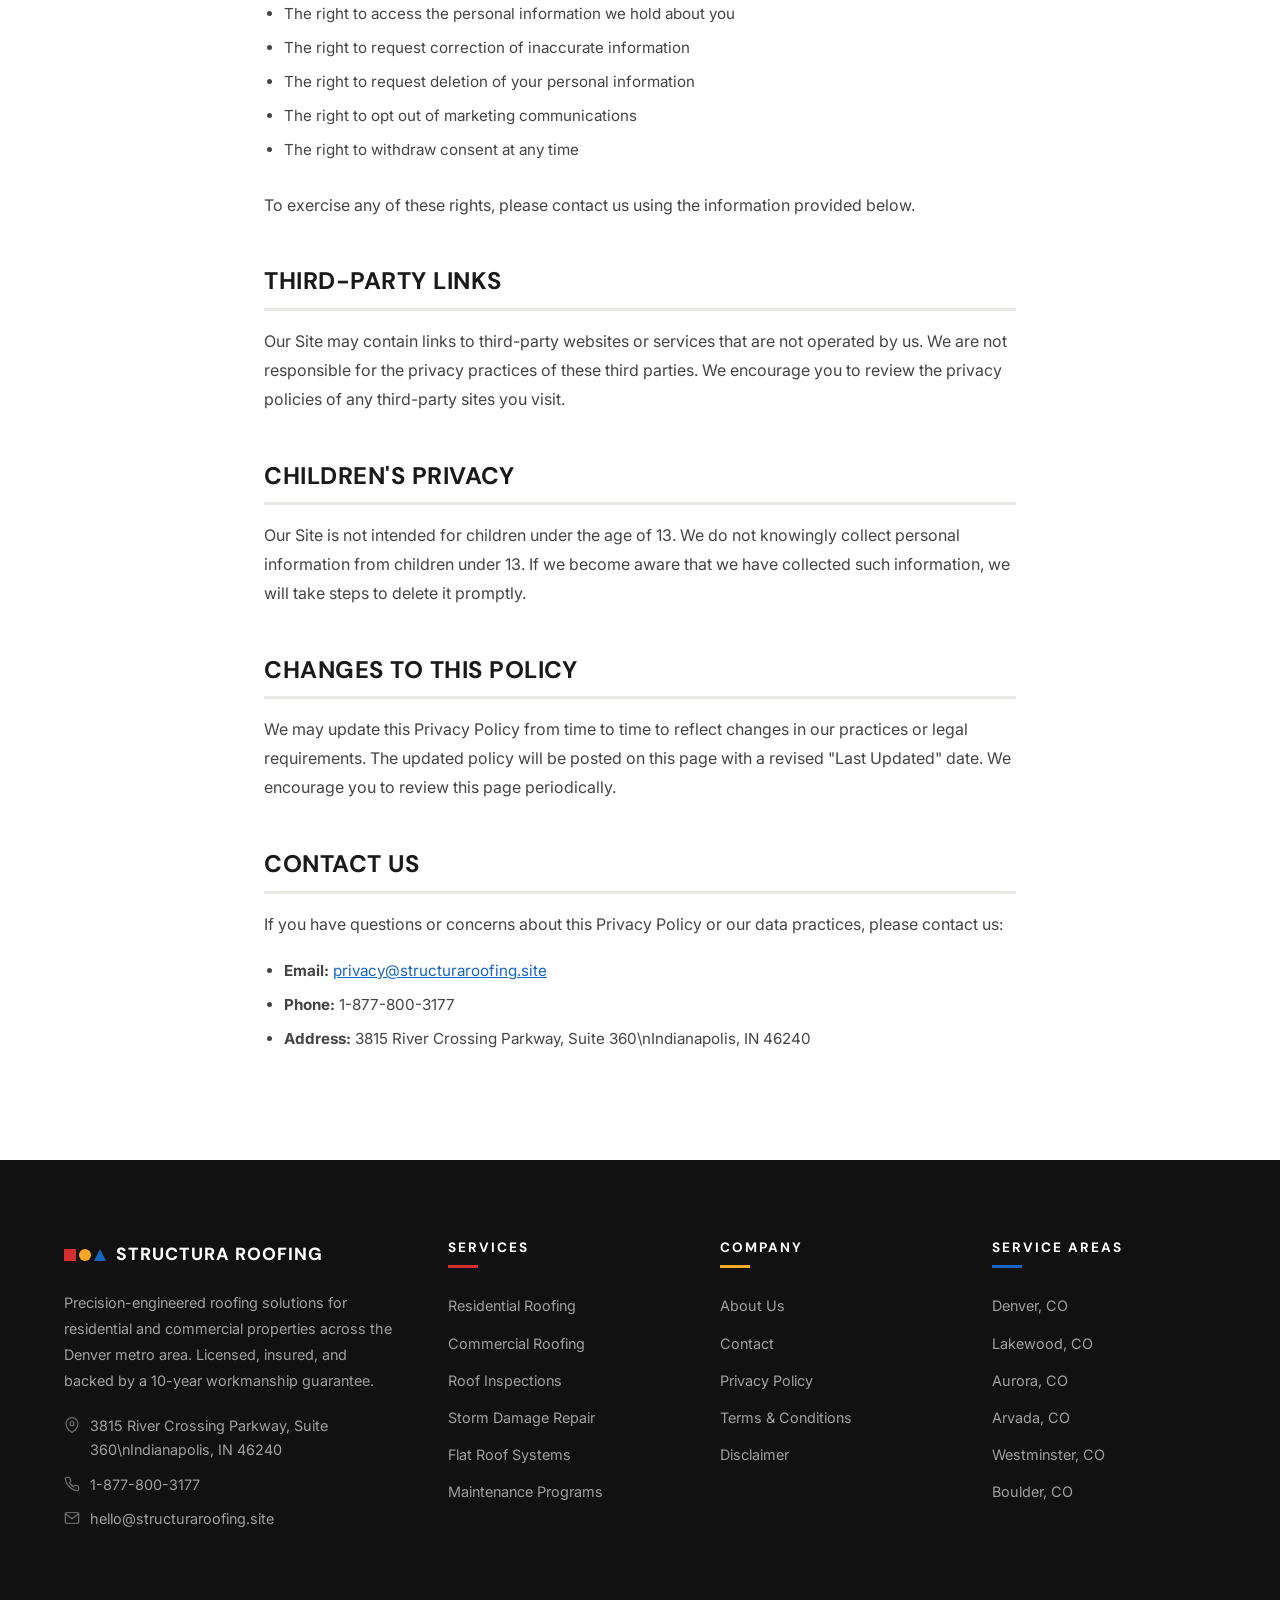
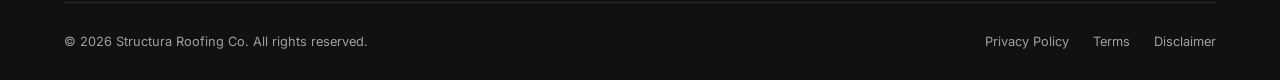
<file: privacy-policy.html>
<!DOCTYPE html>
<html lang="en">
<head>
    <meta charset="UTF-8">
    <meta name="viewport" content="width=device-width, initial-scale=1.0">
    <title>Privacy Policy - Structura Roofing Co.</title>
    <meta name="description" content="Read the Privacy Policy for Structura Roofing Co. Learn how we collect, use, and protect your personal information.">
    <link rel="icon" type="image/svg+xml" href="favicon.svg">
    <link rel="stylesheet" href="css/style.css">
</head>
<body>

    <!-- Navigation -->
    <nav class="navbar">
        <div class="container">
            <a href="index.html" class="nav-logo">
                <div class="nav-logo-shapes">
                    <span></span><span></span><span></span>
                </div>
                Structura
            </a>
            <div class="nav-links">
                <a href="index.html">Home</a>
                <a href="about.html">About</a>
                <a href="services.html">Services</a>
                <a href="blog.html">Blog</a>
                <a href="contact.html">Contact</a>
                <a href="#" class="nav-cta" data-open-modal data-service="General Inquiry">Get a Quote</a>
            </div>
            <button class="nav-toggle" aria-label="Toggle navigation">
                <span></span><span></span><span></span>
            </button>
        </div>
    </nav>

    <!-- Page Hero -->
    <section class="page-hero">
        <div class="container">
            <div class="breadcrumb">
                <a href="index.html">Home</a>
                <span class="sep">/</span>
                <span class="current">Privacy Policy</span>
            </div>
            <h1>Privacy Policy</h1>
            <p>How we collect, use, and protect your personal information.</p>
        </div>
    </section>

    <!-- Legal Content -->
    <div class="legal-content">
        <p class="legal-date">Last Updated: April 10, 2026</p>

        <h2>Introduction</h2>
        <p>Structura Roofing Co. ("we," "our," or "us") is committed to protecting the privacy of visitors to our website structuraroofing.site (the "Site"). This Privacy Policy explains how we collect, use, disclose, and safeguard your information when you visit our Site or submit information through our forms.</p>
        <p>By using our Site, you consent to the data practices described in this policy. If you do not agree with the terms of this Privacy Policy, please do not access the Site.</p>

        <h2>Information We Collect</h2>
        <h3>Personal Information</h3>
        <p>We may collect personally identifiable information that you voluntarily provide when you:</p>
        <ul>
            <li>Fill out a contact form or quote request form</li>
            <li>Subscribe to our newsletter or communications</li>
            <li>Request a roof inspection or service estimate</li>
            <li>Communicate with us via email, phone, or other channels</li>
        </ul>
        <p>This information may include your name, email address, phone number, physical address, property details, and any other information you choose to provide.</p>

        <h3>Automatically Collected Information</h3>
        <p>When you access our Site, we may automatically collect certain information about your device and browsing behavior, including:</p>
        <ul>
            <li>IP address and geographic location</li>
            <li>Browser type and version</li>
            <li>Operating system</li>
            <li>Pages visited, time spent on pages, and navigation paths</li>
            <li>Referring website or source</li>
            <li>Device type and screen resolution</li>
        </ul>

        <h2>How We Use Your Information</h2>
        <p>We use the information we collect for the following purposes:</p>
        <ul>
            <li>To respond to your inquiries and provide requested services</li>
            <li>To process and manage service requests, estimates, and appointments</li>
            <li>To communicate with you about our services, promotions, and updates</li>
            <li>To improve our Site, services, and user experience</li>
            <li>To analyze usage trends and Site performance</li>
            <li>To comply with legal obligations and protect our rights</li>
        </ul>

        <h2>Cookies and Tracking Technologies</h2>
        <p>Our Site uses cookies and similar tracking technologies to enhance your browsing experience. Cookies are small data files stored on your device that help us remember your preferences and understand how you interact with our Site.</p>
        <p>You can control cookie preferences through your browser settings. Disabling cookies may limit certain features of our Site. When you first visit our Site, you will be presented with a cookie consent banner where you can accept or decline non-essential cookies.</p>

        <h2>Sharing of Information</h2>
        <p>We do not sell, trade, or rent your personal information to third parties. We may share your information in the following limited circumstances:</p>
        <ul>
            <li><strong>Service Providers:</strong> We may share information with trusted third-party vendors who assist us in operating our Site, conducting business, or servicing you, provided they agree to keep this information confidential.</li>
            <li><strong>Legal Requirements:</strong> We may disclose information when required by law, court order, or governmental regulation, or when we believe disclosure is necessary to protect our rights, your safety, or the safety of others.</li>
            <li><strong>Business Transfers:</strong> In the event of a merger, acquisition, or sale of assets, your information may be transferred as part of that transaction.</li>
        </ul>

        <h2>Data Security</h2>
        <p>We implement reasonable administrative, technical, and physical security measures to protect your personal information from unauthorized access, alteration, disclosure, or destruction. However, no method of transmission over the Internet or electronic storage is completely secure, and we cannot guarantee absolute security.</p>

        <h2>Data Retention</h2>
        <p>We retain your personal information only for as long as necessary to fulfill the purposes for which it was collected, including to satisfy legal, accounting, or reporting requirements. When your information is no longer needed, we will securely delete or anonymize it.</p>

        <h2>Your Rights</h2>
        <p>Depending on your location, you may have certain rights regarding your personal information, including:</p>
        <ul>
            <li>The right to access the personal information we hold about you</li>
            <li>The right to request correction of inaccurate information</li>
            <li>The right to request deletion of your personal information</li>
            <li>The right to opt out of marketing communications</li>
            <li>The right to withdraw consent at any time</li>
        </ul>
        <p>To exercise any of these rights, please contact us using the information provided below.</p>

        <h2>Third-Party Links</h2>
        <p>Our Site may contain links to third-party websites or services that are not operated by us. We are not responsible for the privacy practices of these third parties. We encourage you to review the privacy policies of any third-party sites you visit.</p>

        <h2>Children's Privacy</h2>
        <p>Our Site is not intended for children under the age of 13. We do not knowingly collect personal information from children under 13. If we become aware that we have collected such information, we will take steps to delete it promptly.</p>

        <h2>Changes to This Policy</h2>
        <p>We may update this Privacy Policy from time to time to reflect changes in our practices or legal requirements. The updated policy will be posted on this page with a revised "Last Updated" date. We encourage you to review this page periodically.</p>

        <h2>Contact Us</h2>
        <p>If you have questions or concerns about this Privacy Policy or our data practices, please contact us:</p>
        <ul>
            <li><strong>Email:</strong> <a href="mailto:privacy@structuraroofing.site">privacy@structuraroofing.site</a></li>
            <li><strong>Phone:</strong> 1-877-800-3177</li>
            <li><strong>Address:</strong> 3815 River Crossing Parkway, Suite 360\nIndianapolis, IN 46240</li>
        </ul>
    </div>

    <!-- Footer -->
    <footer class="footer">
        <div class="container">
            <div class="footer-grid">
                <div class="footer-about">
                    <div class="footer-brand">
                        <div class="nav-logo-shapes">
                            <span></span><span></span><span></span>
                        </div>
                        <span class="footer-brand-name">Structura Roofing</span>
                    </div>
                    <p>Precision-engineered roofing solutions for residential and commercial properties across the Denver metro area. Licensed, insured, and backed by a 10-year workmanship guarantee.</p>
                    <div class="footer-contact-item">
                        <svg width="16" height="16" viewBox="0 0 24 24" fill="none" stroke="currentColor" stroke-width="2"><path d="M21 10c0 7-9 13-9 13s-9-6-9-13a9 9 0 0118 0z"/><circle cx="12" cy="10" r="3"/></svg>
                        <span>3815 River Crossing Parkway, Suite 360\nIndianapolis, IN 46240</span>
                    </div>
                    <div class="footer-contact-item">
                        <svg width="16" height="16" viewBox="0 0 24 24" fill="none" stroke="currentColor" stroke-width="2"><path d="M22 16.92v3a2 2 0 01-2.18 2 19.79 19.79 0 01-8.63-3.07 19.5 19.5 0 01-6-6A19.79 19.79 0 012.12 4.18 2 2 0 014.11 2h3a2 2 0 012 1.72c.127.96.361 1.903.7 2.81a2 2 0 01-.45 2.11L8.09 9.91a16 16 0 006 6l1.27-1.27a2 2 0 012.11-.45c.907.339 1.85.573 2.81.7A2 2 0 0122 16.92z"/></svg>
                        <span>1-877-800-3177</span>
                    </div>
                    <div class="footer-contact-item">
                        <svg width="16" height="16" viewBox="0 0 24 24" fill="none" stroke="currentColor" stroke-width="2"><path d="M4 4h16c1.1 0 2 .9 2 2v12c0 1.1-.9 2-2 2H4c-1.1 0-2-.9-2-2V6c0-1.1.9-2 2-2z"/><path d="M22 6l-10 7L2 6"/></svg>
                        <span>hello@structuraroofing.site</span>
                    </div>
                </div>
                <div>
                    <h4>Services</h4>
                    <ul class="footer-links">
                        <li><a href="services.html">Residential Roofing</a></li>
                        <li><a href="services.html">Commercial Roofing</a></li>
                        <li><a href="services.html">Roof Inspections</a></li>
                        <li><a href="services.html">Storm Damage Repair</a></li>
                        <li><a href="services.html">Flat Roof Systems</a></li>
                        <li><a href="services.html">Maintenance Programs</a></li>
                    </ul>
                </div>
                <div>
                    <h4>Company</h4>
                    <ul class="footer-links">
                        <li><a href="about.html">About Us</a></li>
                        <li><a href="contact.html">Contact</a></li>
                        <li><a href="privacy-policy.html">Privacy Policy</a></li>
                        <li><a href="terms-conditions.html">Terms & Conditions</a></li>
                        <li><a href="disclaimer.html">Disclaimer</a></li>
                    </ul>
                </div>
                <div>
                    <h4>Service Areas</h4>
                    <ul class="footer-links">
                        <li><a href="contact.html">Denver, CO</a></li>
                        <li><a href="contact.html">Lakewood, CO</a></li>
                        <li><a href="contact.html">Aurora, CO</a></li>
                        <li><a href="contact.html">Arvada, CO</a></li>
                        <li><a href="contact.html">Westminster, CO</a></li>
                        <li><a href="contact.html">Boulder, CO</a></li>
                    </ul>
                </div>
            </div>
            <div class="footer-bottom">
                <span>&copy; 2026 Structura Roofing Co. All rights reserved.</span>
                <div class="footer-bottom-links">
                    <a href="privacy-policy.html">Privacy Policy</a>
                    <a href="terms-conditions.html">Terms</a>
                    <a href="disclaimer.html">Disclaimer</a>
                </div>
            </div>
        </div>
    </footer>

    <!-- Lead Popup Modal -->
    <div class="modal-overlay" id="leadModal">
        <div class="modal">
            <div class="modal-header">
                <h3>Request Your Free Quote</h3>
                <p>Fill out the form and we will contact you within 24 hours.</p>
                <button class="modal-close" aria-label="Close modal">&times;</button>
            </div>
            <div class="modal-body">
                <form id="leadForm">
                    <div id="formFields">
                        <div class="form-group">
                            <label for="fullName">Full Name</label>
                            <input type="text" id="fullName" name="fullName" placeholder="Enter your full name" required>
                        </div>
                        <div class="form-group">
                            <label for="email">Email Address</label>
                            <input type="email" id="email" name="email" placeholder="Enter your email address" required>
                        </div>
                        <div class="form-group">
                            <label for="phone">Phone Number</label>
                            <input type="tel" id="phone" name="phone" placeholder="(XXX) XXX-XXXX" required>
                        </div>
                        <div class="form-group">
                            <label for="serviceSelect">Service Needed</label>
                            <select id="serviceSelect" name="service" required>
                                <option value="">Select a service</option>
                                <option value="Residential Roofing">Residential Roofing</option>
                                <option value="Commercial Roofing">Commercial Roofing</option>
                                <option value="Roof Inspections">Roof Inspections</option>
                                <option value="Storm Damage Repair">Storm Damage Repair</option>
                                <option value="Flat Roof Systems">Flat Roof Systems</option>
                                <option value="Maintenance Programs">Maintenance Programs</option>
                                <option value="Free Inspection">Free Inspection</option>
                                <option value="General Inquiry">General Inquiry</option>
                            </select>
                        </div>
                        <div class="form-group">
                            <label for="message">Message (Optional)</label>
                            <textarea id="message" name="message" placeholder="Tell us about your project"></textarea>
                        </div>
                        <div class="form-checkbox">
                            <input type="checkbox" id="consentCheck" required>
                            <label for="consentCheck">I agree to the <a href="privacy-policy.html">Privacy Policy</a> and <a href="terms-conditions.html">Terms & Conditions</a>. I consent to being contacted regarding my inquiry.</label>
                        </div>
                        <button type="submit" class="btn btn-primary">Submit Request</button>
                    </div>
                </form>
                <div class="form-success" id="formSuccess">
                    <div class="form-success-icon">
                        <svg width="28" height="28" viewBox="0 0 24 24" fill="none" stroke="white" stroke-width="3"><path d="M20 6L9 17l-5-5"/></svg>
                    </div>
                    <h3>Request Submitted</h3>
                    <p>Thank you for choosing Structura Roofing Co. Our team will contact you within 24 hours to schedule your consultation.</p>
                </div>
            </div>
        </div>
    </div>

    <!-- Cookie Consent -->
    <div class="cookie-banner" id="cookieBanner">
        <div class="container">
            <p class="cookie-text">We use cookies to enhance your browsing experience and analyze site traffic. By continuing to use this site, you agree to our use of cookies. Read our <a href="privacy-policy.html">Privacy Policy</a> for more information.</p>
            <div class="cookie-buttons">
                <button class="cookie-accept" id="cookieAccept">Accept</button>
                <button class="cookie-decline" id="cookieDecline">Decline</button>
            </div>
        </div>
    </div>

    <script src="js/main.js"></script>
</body>
</html>
</file>
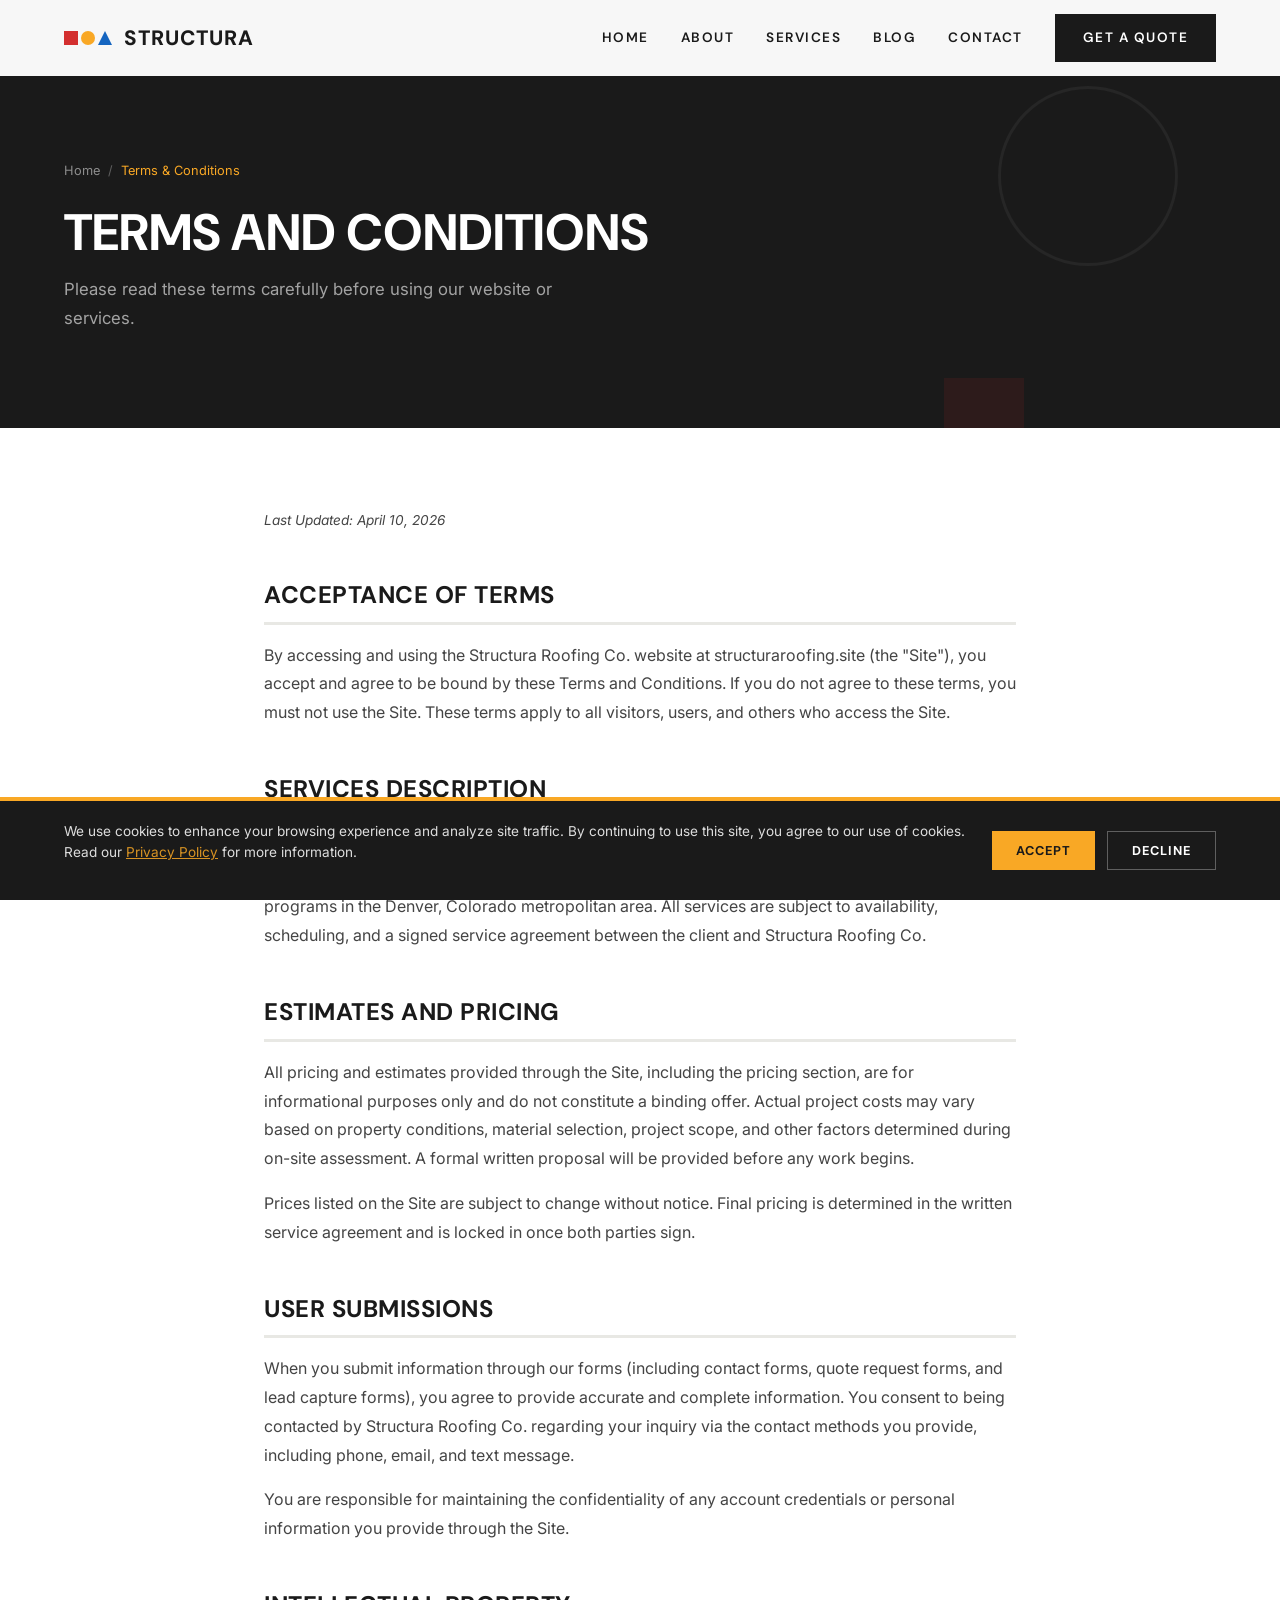
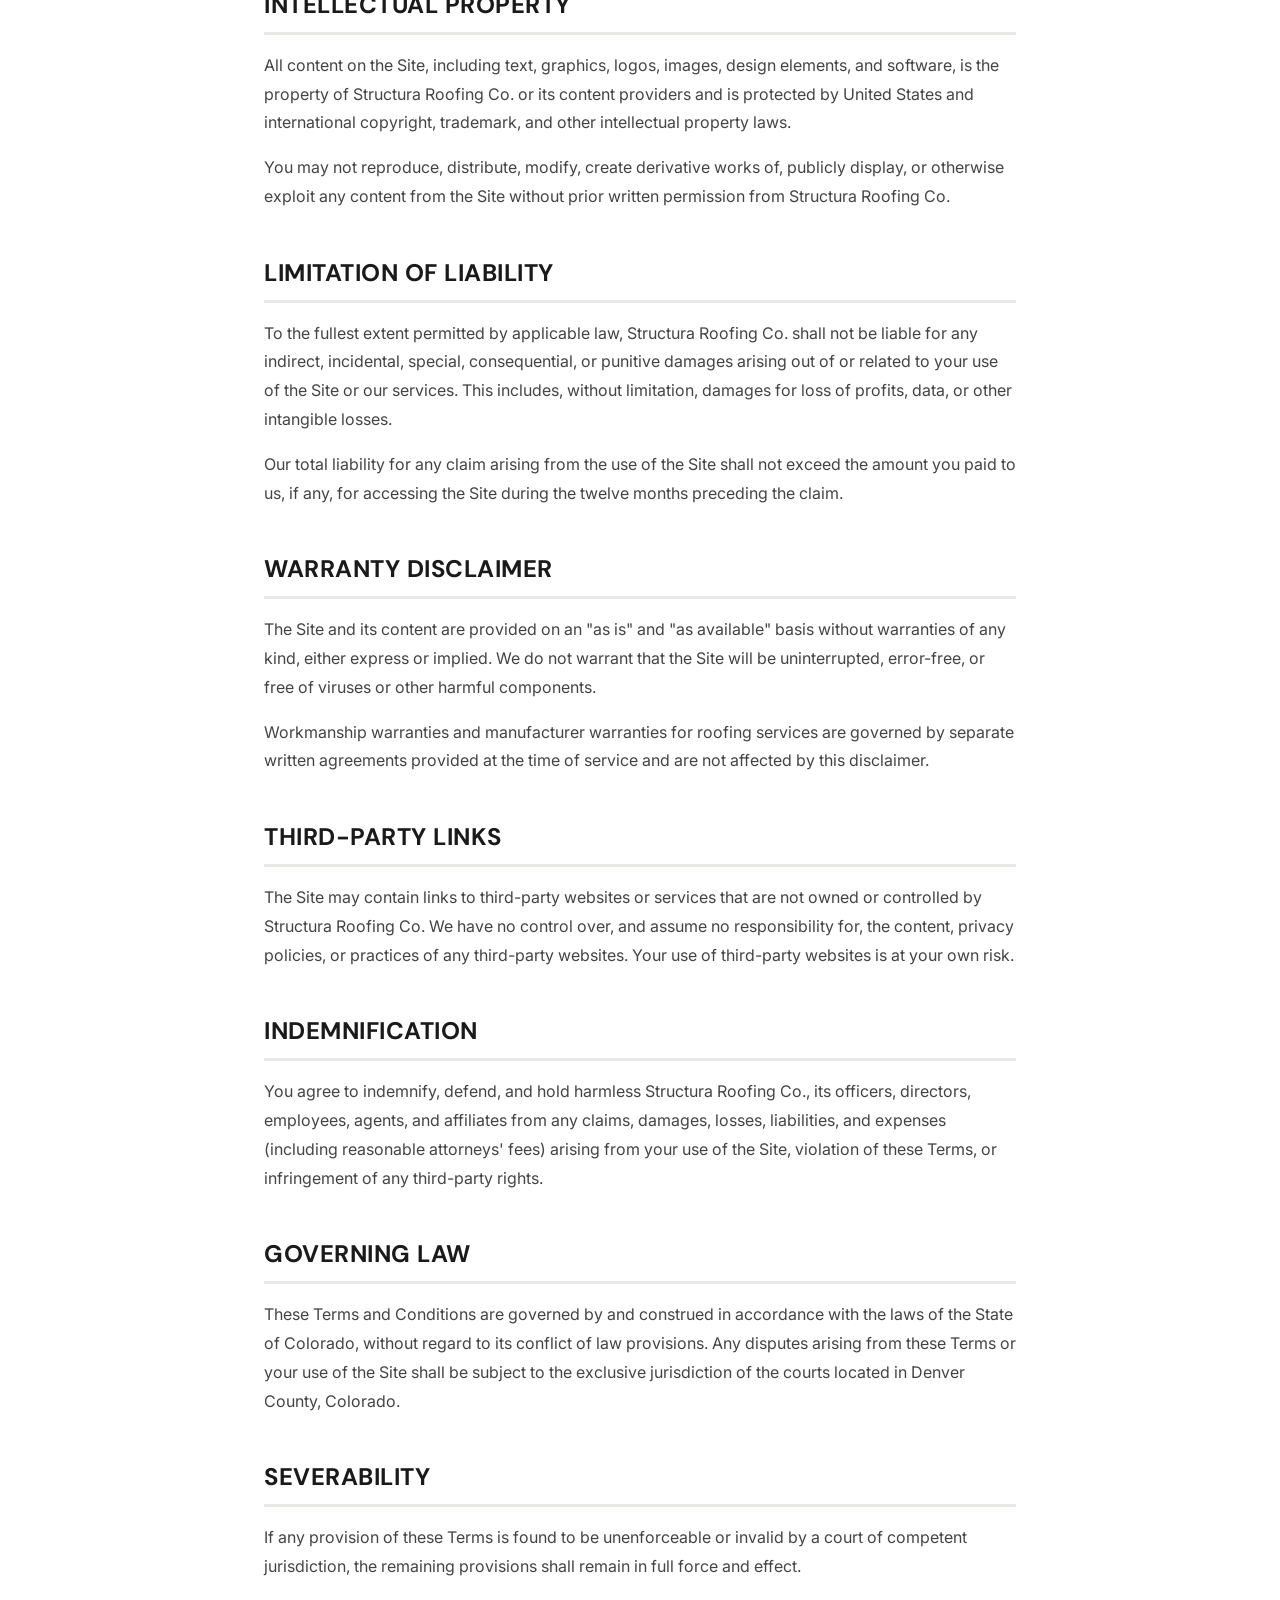
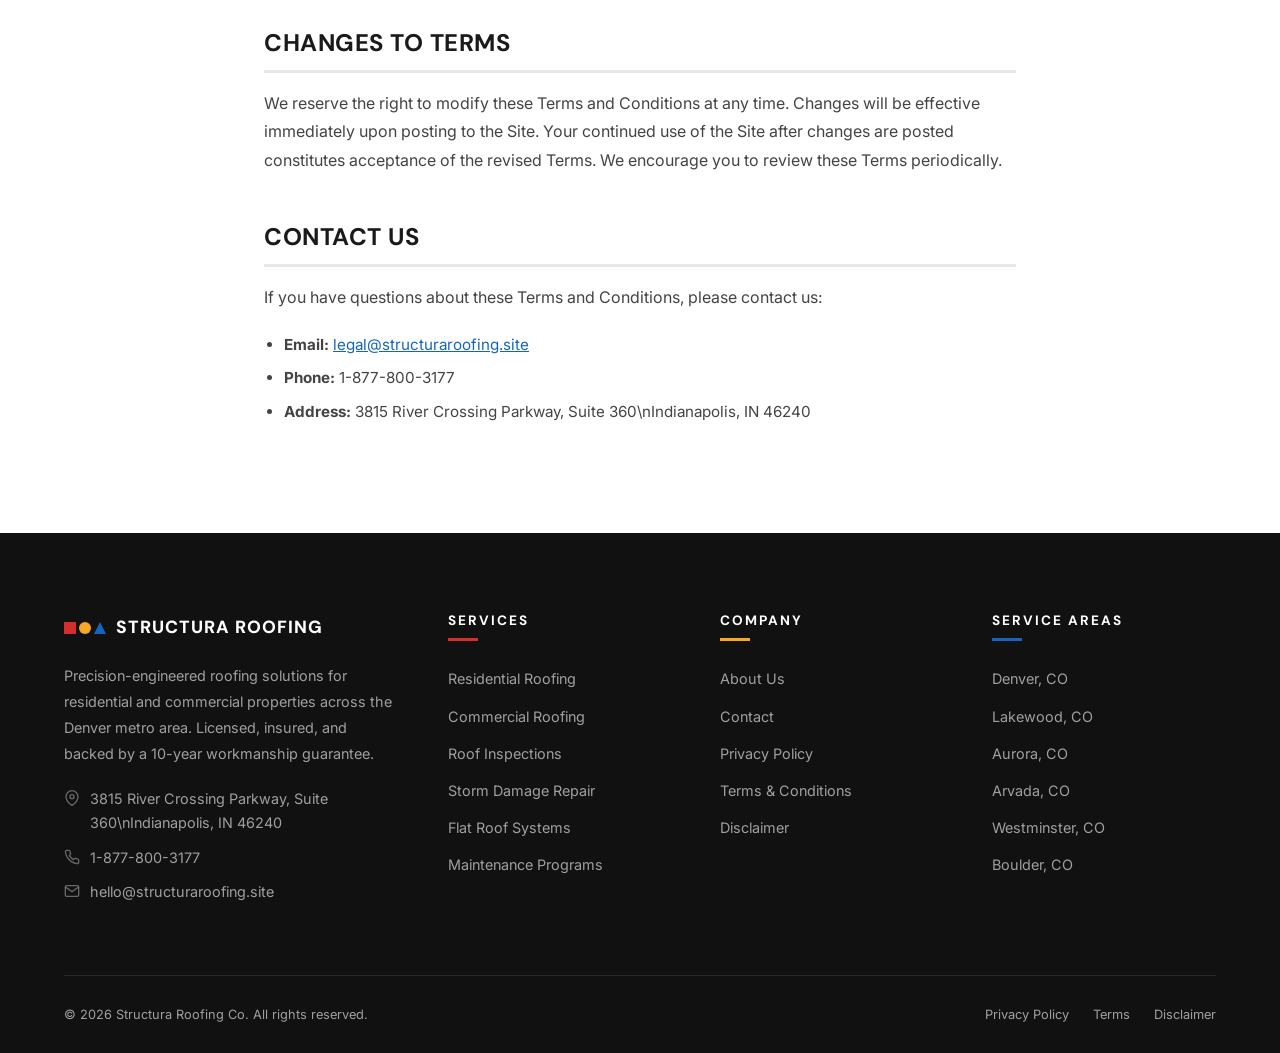
<file: terms-conditions.html>
<!DOCTYPE html>
<html lang="en">
<head>
    <meta charset="UTF-8">
    <meta name="viewport" content="width=device-width, initial-scale=1.0">
    <title>Terms and Conditions - Structura Roofing Co.</title>
    <meta name="description" content="Read the Terms and Conditions for using the Structura Roofing Co. website and services.">
    <link rel="icon" type="image/svg+xml" href="favicon.svg">
    <link rel="stylesheet" href="css/style.css">
</head>
<body>

    <!-- Navigation -->
    <nav class="navbar">
        <div class="container">
            <a href="index.html" class="nav-logo">
                <div class="nav-logo-shapes">
                    <span></span><span></span><span></span>
                </div>
                Structura
            </a>
            <div class="nav-links">
                <a href="index.html">Home</a>
                <a href="about.html">About</a>
                <a href="services.html">Services</a>
                <a href="blog.html">Blog</a>
                <a href="contact.html">Contact</a>
                <a href="#" class="nav-cta" data-open-modal data-service="General Inquiry">Get a Quote</a>
            </div>
            <button class="nav-toggle" aria-label="Toggle navigation">
                <span></span><span></span><span></span>
            </button>
        </div>
    </nav>

    <!-- Page Hero -->
    <section class="page-hero">
        <div class="container">
            <div class="breadcrumb">
                <a href="index.html">Home</a>
                <span class="sep">/</span>
                <span class="current">Terms & Conditions</span>
            </div>
            <h1>Terms and Conditions</h1>
            <p>Please read these terms carefully before using our website or services.</p>
        </div>
    </section>

    <!-- Legal Content -->
    <div class="legal-content">
        <p class="legal-date">Last Updated: April 10, 2026</p>

        <h2>Acceptance of Terms</h2>
        <p>By accessing and using the Structura Roofing Co. website at structuraroofing.site (the "Site"), you accept and agree to be bound by these Terms and Conditions. If you do not agree to these terms, you must not use the Site. These terms apply to all visitors, users, and others who access the Site.</p>

        <h2>Services Description</h2>
        <p>Structura Roofing Co. provides roofing services including but not limited to residential roofing, commercial roofing, roof inspections, storm damage repair, flat roof systems, and maintenance programs in the Denver, Colorado metropolitan area. All services are subject to availability, scheduling, and a signed service agreement between the client and Structura Roofing Co.</p>

        <h2>Estimates and Pricing</h2>
        <p>All pricing and estimates provided through the Site, including the pricing section, are for informational purposes only and do not constitute a binding offer. Actual project costs may vary based on property conditions, material selection, project scope, and other factors determined during on-site assessment. A formal written proposal will be provided before any work begins.</p>
        <p>Prices listed on the Site are subject to change without notice. Final pricing is determined in the written service agreement and is locked in once both parties sign.</p>

        <h2>User Submissions</h2>
        <p>When you submit information through our forms (including contact forms, quote request forms, and lead capture forms), you agree to provide accurate and complete information. You consent to being contacted by Structura Roofing Co. regarding your inquiry via the contact methods you provide, including phone, email, and text message.</p>
        <p>You are responsible for maintaining the confidentiality of any account credentials or personal information you provide through the Site.</p>

        <h2>Intellectual Property</h2>
        <p>All content on the Site, including text, graphics, logos, images, design elements, and software, is the property of Structura Roofing Co. or its content providers and is protected by United States and international copyright, trademark, and other intellectual property laws.</p>
        <p>You may not reproduce, distribute, modify, create derivative works of, publicly display, or otherwise exploit any content from the Site without prior written permission from Structura Roofing Co.</p>

        <h2>Limitation of Liability</h2>
        <p>To the fullest extent permitted by applicable law, Structura Roofing Co. shall not be liable for any indirect, incidental, special, consequential, or punitive damages arising out of or related to your use of the Site or our services. This includes, without limitation, damages for loss of profits, data, or other intangible losses.</p>
        <p>Our total liability for any claim arising from the use of the Site shall not exceed the amount you paid to us, if any, for accessing the Site during the twelve months preceding the claim.</p>

        <h2>Warranty Disclaimer</h2>
        <p>The Site and its content are provided on an "as is" and "as available" basis without warranties of any kind, either express or implied. We do not warrant that the Site will be uninterrupted, error-free, or free of viruses or other harmful components.</p>
        <p>Workmanship warranties and manufacturer warranties for roofing services are governed by separate written agreements provided at the time of service and are not affected by this disclaimer.</p>

        <h2>Third-Party Links</h2>
        <p>The Site may contain links to third-party websites or services that are not owned or controlled by Structura Roofing Co. We have no control over, and assume no responsibility for, the content, privacy policies, or practices of any third-party websites. Your use of third-party websites is at your own risk.</p>

        <h2>Indemnification</h2>
        <p>You agree to indemnify, defend, and hold harmless Structura Roofing Co., its officers, directors, employees, agents, and affiliates from any claims, damages, losses, liabilities, and expenses (including reasonable attorneys' fees) arising from your use of the Site, violation of these Terms, or infringement of any third-party rights.</p>

        <h2>Governing Law</h2>
        <p>These Terms and Conditions are governed by and construed in accordance with the laws of the State of Colorado, without regard to its conflict of law provisions. Any disputes arising from these Terms or your use of the Site shall be subject to the exclusive jurisdiction of the courts located in Denver County, Colorado.</p>

        <h2>Severability</h2>
        <p>If any provision of these Terms is found to be unenforceable or invalid by a court of competent jurisdiction, the remaining provisions shall remain in full force and effect.</p>

        <h2>Changes to Terms</h2>
        <p>We reserve the right to modify these Terms and Conditions at any time. Changes will be effective immediately upon posting to the Site. Your continued use of the Site after changes are posted constitutes acceptance of the revised Terms. We encourage you to review these Terms periodically.</p>

        <h2>Contact Us</h2>
        <p>If you have questions about these Terms and Conditions, please contact us:</p>
        <ul>
            <li><strong>Email:</strong> <a href="mailto:legal@structuraroofing.site">legal@structuraroofing.site</a></li>
            <li><strong>Phone:</strong> 1-877-800-3177</li>
            <li><strong>Address:</strong> 3815 River Crossing Parkway, Suite 360\nIndianapolis, IN 46240</li>
        </ul>
    </div>

    <!-- Footer -->
    <footer class="footer">
        <div class="container">
            <div class="footer-grid">
                <div class="footer-about">
                    <div class="footer-brand">
                        <div class="nav-logo-shapes">
                            <span></span><span></span><span></span>
                        </div>
                        <span class="footer-brand-name">Structura Roofing</span>
                    </div>
                    <p>Precision-engineered roofing solutions for residential and commercial properties across the Denver metro area. Licensed, insured, and backed by a 10-year workmanship guarantee.</p>
                    <div class="footer-contact-item">
                        <svg width="16" height="16" viewBox="0 0 24 24" fill="none" stroke="currentColor" stroke-width="2"><path d="M21 10c0 7-9 13-9 13s-9-6-9-13a9 9 0 0118 0z"/><circle cx="12" cy="10" r="3"/></svg>
                        <span>3815 River Crossing Parkway, Suite 360\nIndianapolis, IN 46240</span>
                    </div>
                    <div class="footer-contact-item">
                        <svg width="16" height="16" viewBox="0 0 24 24" fill="none" stroke="currentColor" stroke-width="2"><path d="M22 16.92v3a2 2 0 01-2.18 2 19.79 19.79 0 01-8.63-3.07 19.5 19.5 0 01-6-6A19.79 19.79 0 012.12 4.18 2 2 0 014.11 2h3a2 2 0 012 1.72c.127.96.361 1.903.7 2.81a2 2 0 01-.45 2.11L8.09 9.91a16 16 0 006 6l1.27-1.27a2 2 0 012.11-.45c.907.339 1.85.573 2.81.7A2 2 0 0122 16.92z"/></svg>
                        <span>1-877-800-3177</span>
                    </div>
                    <div class="footer-contact-item">
                        <svg width="16" height="16" viewBox="0 0 24 24" fill="none" stroke="currentColor" stroke-width="2"><path d="M4 4h16c1.1 0 2 .9 2 2v12c0 1.1-.9 2-2 2H4c-1.1 0-2-.9-2-2V6c0-1.1.9-2 2-2z"/><path d="M22 6l-10 7L2 6"/></svg>
                        <span>hello@structuraroofing.site</span>
                    </div>
                </div>
                <div>
                    <h4>Services</h4>
                    <ul class="footer-links">
                        <li><a href="services.html">Residential Roofing</a></li>
                        <li><a href="services.html">Commercial Roofing</a></li>
                        <li><a href="services.html">Roof Inspections</a></li>
                        <li><a href="services.html">Storm Damage Repair</a></li>
                        <li><a href="services.html">Flat Roof Systems</a></li>
                        <li><a href="services.html">Maintenance Programs</a></li>
                    </ul>
                </div>
                <div>
                    <h4>Company</h4>
                    <ul class="footer-links">
                        <li><a href="about.html">About Us</a></li>
                        <li><a href="contact.html">Contact</a></li>
                        <li><a href="privacy-policy.html">Privacy Policy</a></li>
                        <li><a href="terms-conditions.html">Terms & Conditions</a></li>
                        <li><a href="disclaimer.html">Disclaimer</a></li>
                    </ul>
                </div>
                <div>
                    <h4>Service Areas</h4>
                    <ul class="footer-links">
                        <li><a href="contact.html">Denver, CO</a></li>
                        <li><a href="contact.html">Lakewood, CO</a></li>
                        <li><a href="contact.html">Aurora, CO</a></li>
                        <li><a href="contact.html">Arvada, CO</a></li>
                        <li><a href="contact.html">Westminster, CO</a></li>
                        <li><a href="contact.html">Boulder, CO</a></li>
                    </ul>
                </div>
            </div>
            <div class="footer-bottom">
                <span>&copy; 2026 Structura Roofing Co. All rights reserved.</span>
                <div class="footer-bottom-links">
                    <a href="privacy-policy.html">Privacy Policy</a>
                    <a href="terms-conditions.html">Terms</a>
                    <a href="disclaimer.html">Disclaimer</a>
                </div>
            </div>
        </div>
    </footer>

    <!-- Lead Popup Modal -->
    <div class="modal-overlay" id="leadModal">
        <div class="modal">
            <div class="modal-header">
                <h3>Request Your Free Quote</h3>
                <p>Fill out the form and we will contact you within 24 hours.</p>
                <button class="modal-close" aria-label="Close modal">&times;</button>
            </div>
            <div class="modal-body">
                <form id="leadForm">
                    <div id="formFields">
                        <div class="form-group">
                            <label for="fullName">Full Name</label>
                            <input type="text" id="fullName" name="fullName" placeholder="Enter your full name" required>
                        </div>
                        <div class="form-group">
                            <label for="email">Email Address</label>
                            <input type="email" id="email" name="email" placeholder="Enter your email address" required>
                        </div>
                        <div class="form-group">
                            <label for="phone">Phone Number</label>
                            <input type="tel" id="phone" name="phone" placeholder="(XXX) XXX-XXXX" required>
                        </div>
                        <div class="form-group">
                            <label for="serviceSelect">Service Needed</label>
                            <select id="serviceSelect" name="service" required>
                                <option value="">Select a service</option>
                                <option value="Residential Roofing">Residential Roofing</option>
                                <option value="Commercial Roofing">Commercial Roofing</option>
                                <option value="Roof Inspections">Roof Inspections</option>
                                <option value="Storm Damage Repair">Storm Damage Repair</option>
                                <option value="Flat Roof Systems">Flat Roof Systems</option>
                                <option value="Maintenance Programs">Maintenance Programs</option>
                                <option value="Free Inspection">Free Inspection</option>
                                <option value="General Inquiry">General Inquiry</option>
                            </select>
                        </div>
                        <div class="form-group">
                            <label for="message">Message (Optional)</label>
                            <textarea id="message" name="message" placeholder="Tell us about your project"></textarea>
                        </div>
                        <div class="form-checkbox">
                            <input type="checkbox" id="consentCheck" required>
                            <label for="consentCheck">I agree to the <a href="privacy-policy.html">Privacy Policy</a> and <a href="terms-conditions.html">Terms & Conditions</a>. I consent to being contacted regarding my inquiry.</label>
                        </div>
                        <button type="submit" class="btn btn-primary">Submit Request</button>
                    </div>
                </form>
                <div class="form-success" id="formSuccess">
                    <div class="form-success-icon">
                        <svg width="28" height="28" viewBox="0 0 24 24" fill="none" stroke="white" stroke-width="3"><path d="M20 6L9 17l-5-5"/></svg>
                    </div>
                    <h3>Request Submitted</h3>
                    <p>Thank you for choosing Structura Roofing Co. Our team will contact you within 24 hours to schedule your consultation.</p>
                </div>
            </div>
        </div>
    </div>

    <!-- Cookie Consent -->
    <div class="cookie-banner" id="cookieBanner">
        <div class="container">
            <p class="cookie-text">We use cookies to enhance your browsing experience and analyze site traffic. By continuing to use this site, you agree to our use of cookies. Read our <a href="privacy-policy.html">Privacy Policy</a> for more information.</p>
            <div class="cookie-buttons">
                <button class="cookie-accept" id="cookieAccept">Accept</button>
                <button class="cookie-decline" id="cookieDecline">Decline</button>
            </div>
        </div>
    </div>

    <script src="js/main.js"></script>
</body>
</html>
</file>
<file: css/style.css>
/* ============================================
   STRUCTURA ROOFING CO. — Bauhaus Theme
   Geometric Simplicity · Primary Shapes · Form Follows Function
   ============================================ */

/* --- Google Fonts Import --- */
@import url('https://fonts.googleapis.com/css2?family=DM+Sans:ital,opsz,wght@0,9..40,300;0,9..40,400;0,9..40,500;0,9..40,600;0,9..40,700;0,9..40,800;1,9..40,400&family=Inter:wght@300;400;500;600&display=swap');

/* --- CSS Variables --- */
:root {
    --bauhaus-red: #D32F2F;
    --bauhaus-yellow: #F9A825;
    --bauhaus-blue: #1565C0;
    --primary-dark: #1a1a1a;
    --primary-darker: #111111;
    --white: #ffffff;
    --off-white: #f5f5f0;
    --light-gray: #e8e8e4;
    --medium-gray: #999999;
    --text-dark: #1a1a1a;
    --text-body: #444444;
    --text-light: #777777;
    --font-heading: 'DM Sans', sans-serif;
    --font-body: 'Inter', sans-serif;
    --shadow-sm: 0 2px 8px rgba(0,0,0,0.08);
    --shadow-md: 0 4px 20px rgba(0,0,0,0.12);
    --shadow-lg: 0 8px 40px rgba(0,0,0,0.16);
    --radius: 0px;
    --transition: all 0.3s ease;
}

/* --- Reset & Base --- */
*, *::before, *::after {
    margin: 0;
    padding: 0;
    box-sizing: border-box;
}

html {
    scroll-behavior: smooth;
    scroll-padding-top: 80px;
}

body {
    font-family: var(--font-body);
    font-size: 16px;
    line-height: 1.7;
    color: var(--text-body);
    background: var(--white);
    overflow-x: hidden;
}

h1, h2, h3, h4, h5, h6 {
    font-family: var(--font-heading);
    color: var(--text-dark);
    line-height: 1.2;
    font-weight: 700;
}

h1 { font-size: clamp(2.4rem, 5vw, 3.8rem); }
h2 { font-size: clamp(1.8rem, 3.5vw, 2.8rem); }
h3 { font-size: clamp(1.2rem, 2vw, 1.5rem); }
h4 { font-size: 1.1rem; }

p { margin-bottom: 1rem; }

a {
    text-decoration: none;
    color: inherit;
    transition: var(--transition);
}

img {
    max-width: 100%;
    height: auto;
    display: block;
}

ul { list-style: none; }

.container {
    max-width: 1200px;
    margin: 0 auto;
    padding: 0 24px;
}

.section-padding {
    padding: 100px 0;
}

/* --- Bauhaus Geometric Decorations --- */
.geo-circle {
    position: absolute;
    border-radius: 50%;
    pointer-events: none;
    z-index: 0;
}

.geo-rect {
    position: absolute;
    pointer-events: none;
    z-index: 0;
}

.geo-triangle {
    position: absolute;
    width: 0;
    height: 0;
    pointer-events: none;
    z-index: 0;
}

/* --- Bauhaus Section Label --- */
.section-label {
    display: inline-flex;
    align-items: center;
    gap: 12px;
    font-family: var(--font-heading);
    font-size: 0.75rem;
    font-weight: 700;
    text-transform: uppercase;
    letter-spacing: 3px;
    color: var(--bauhaus-red);
    margin-bottom: 16px;
}

.section-label::before {
    content: '';
    display: block;
    width: 30px;
    height: 3px;
    background: var(--bauhaus-red);
}

.section-title {
    margin-bottom: 20px;
}

.section-subtitle {
    font-size: 1.05rem;
    color: var(--text-light);
    max-width: 600px;
    line-height: 1.8;
}

.section-subtitle.centered {
    margin: 0 auto;
}

.section-header {
    text-align: center;
    margin-bottom: 60px;
}

.section-header .section-label {
    justify-content: center;
}

/* ============================================
   NAVIGATION
   ============================================ */
.navbar {
    position: fixed;
    top: 0;
    left: 0;
    width: 100%;
    z-index: 1000;
    background: rgba(255,255,255,0.97);
    backdrop-filter: blur(10px);
    border-bottom: 3px solid var(--primary-dark);
    transition: var(--transition);
}

.navbar .container {
    display: flex;
    align-items: center;
    justify-content: space-between;
    height: 76px;
}

.nav-logo {
    display: flex;
    align-items: center;
    gap: 12px;
    font-family: var(--font-heading);
    font-size: 1.3rem;
    font-weight: 800;
    color: var(--text-dark);
    text-transform: uppercase;
    letter-spacing: 1px;
}

.nav-logo-shapes {
    display: flex;
    gap: 3px;
    align-items: center;
}

.nav-logo-shapes span:nth-child(1) {
    width: 14px;
    height: 14px;
    background: var(--bauhaus-red);
}

.nav-logo-shapes span:nth-child(2) {
    width: 14px;
    height: 14px;
    background: var(--bauhaus-yellow);
    border-radius: 50%;
}

.nav-logo-shapes span:nth-child(3) {
    width: 0;
    height: 0;
    border-left: 7px solid transparent;
    border-right: 7px solid transparent;
    border-bottom: 14px solid var(--bauhaus-blue);
}

.nav-links {
    display: flex;
    align-items: center;
    gap: 32px;
}

.nav-links a {
    font-family: var(--font-heading);
    font-size: 0.85rem;
    font-weight: 600;
    text-transform: uppercase;
    letter-spacing: 1.5px;
    color: var(--text-dark);
    position: relative;
}

.nav-links a::after {
    content: '';
    position: absolute;
    bottom: -4px;
    left: 0;
    width: 0;
    height: 3px;
    background: var(--bauhaus-red);
    transition: width 0.3s ease;
}

.nav-links a:hover::after,
.nav-links a.active::after {
    width: 100%;
}

.nav-cta {
    display: inline-flex;
    align-items: center;
    gap: 8px;
    padding: 12px 28px;
    background: var(--primary-dark);
    color: var(--white) !important;
    font-family: var(--font-heading);
    font-size: 0.8rem;
    font-weight: 700;
    text-transform: uppercase;
    letter-spacing: 1.5px;
    border: none;
    cursor: pointer;
    transition: var(--transition);
}

.nav-cta::after { display: none !important; }

.nav-cta:hover {
    background: var(--bauhaus-red);
}

.nav-toggle {
    display: none;
    flex-direction: column;
    gap: 5px;
    cursor: pointer;
    background: none;
    border: none;
    padding: 4px;
}

.nav-toggle span {
    display: block;
    width: 26px;
    height: 3px;
    background: var(--primary-dark);
    transition: var(--transition);
}

/* ============================================
   BUTTONS
   ============================================ */
.btn {
    display: inline-flex;
    align-items: center;
    gap: 10px;
    font-family: var(--font-heading);
    font-size: 0.85rem;
    font-weight: 700;
    text-transform: uppercase;
    letter-spacing: 1.5px;
    padding: 16px 36px;
    border: none;
    cursor: pointer;
    transition: var(--transition);
    text-align: center;
    justify-content: center;
}

.btn-primary {
    background: var(--bauhaus-red);
    color: var(--white);
}

.btn-primary:hover {
    background: #b71c1c;
    transform: translateY(-2px);
    box-shadow: var(--shadow-md);
}

.btn-dark {
    background: var(--primary-dark);
    color: var(--white);
}

.btn-dark:hover {
    background: var(--bauhaus-blue);
    transform: translateY(-2px);
}

.btn-outline {
    background: transparent;
    color: var(--primary-dark);
    border: 3px solid var(--primary-dark);
}

.btn-outline:hover {
    background: var(--primary-dark);
    color: var(--white);
}

.btn-white {
    background: var(--white);
    color: var(--primary-dark);
}

.btn-white:hover {
    background: var(--bauhaus-yellow);
    transform: translateY(-2px);
}

.btn-yellow {
    background: var(--bauhaus-yellow);
    color: var(--primary-dark);
}

.btn-yellow:hover {
    background: #f57f17;
    color: var(--white);
    transform: translateY(-2px);
}

/* ============================================
   HERO SECTION
   ============================================ */
.hero {
    position: relative;
    min-height: 100vh;
    display: flex;
    align-items: center;
    padding-top: 76px;
    overflow: hidden;
    background: var(--off-white);
}

.hero .container {
    display: grid;
    grid-template-columns: 1fr 1fr;
    gap: 60px;
    align-items: center;
    position: relative;
    z-index: 2;
}

.hero-content {
    padding: 40px 0;
}

.hero-badge {
    display: inline-flex;
    align-items: center;
    gap: 8px;
    padding: 8px 20px;
    background: var(--white);
    border: 2px solid var(--primary-dark);
    font-family: var(--font-heading);
    font-size: 0.75rem;
    font-weight: 700;
    text-transform: uppercase;
    letter-spacing: 2px;
    margin-bottom: 24px;
}

.hero-badge .dot {
    width: 8px;
    height: 8px;
    background: var(--bauhaus-red);
    border-radius: 50%;
}

.hero h1 {
    font-size: clamp(2.8rem, 5.5vw, 4.2rem);
    line-height: 1.05;
    margin-bottom: 24px;
    text-transform: uppercase;
}

.hero h1 .highlight {
    color: var(--bauhaus-red);
}

.hero-text {
    font-size: 1.1rem;
    color: var(--text-light);
    margin-bottom: 36px;
    max-width: 480px;
    line-height: 1.8;
}

.hero-buttons {
    display: flex;
    gap: 16px;
    flex-wrap: wrap;
}

.hero-image-wrapper {
    position: relative;
}

.hero-image-wrapper img {
    width: 100%;
    height: 520px;
    object-fit: cover;
}

.hero-geo-1 {
    width: 120px;
    height: 120px;
    background: var(--bauhaus-yellow);
    top: -30px;
    right: -30px;
    opacity: 0.9;
}

.hero-geo-2 {
    width: 80px;
    height: 80px;
    background: var(--bauhaus-blue);
    bottom: -20px;
    left: -20px;
    border-radius: 50%;
    opacity: 0.9;
}

.hero-geo-3 {
    bottom: 60px;
    right: -40px;
    border-left: 40px solid transparent;
    border-right: 40px solid transparent;
    border-bottom: 70px solid var(--bauhaus-red);
    opacity: 0.8;
}

.hero-stat-float {
    position: absolute;
    bottom: 30px;
    left: 30px;
    background: var(--primary-dark);
    color: var(--white);
    padding: 20px 28px;
    z-index: 3;
}

.hero-stat-float .stat-number {
    font-family: var(--font-heading);
    font-size: 2.2rem;
    font-weight: 800;
    color: var(--bauhaus-yellow);
    line-height: 1;
}

.hero-stat-float .stat-text {
    font-size: 0.8rem;
    text-transform: uppercase;
    letter-spacing: 1px;
    opacity: 0.8;
    margin-top: 4px;
}

/* Bauhaus BG decorations for hero */
.hero::before {
    content: '';
    position: absolute;
    top: 15%;
    left: -60px;
    width: 200px;
    height: 200px;
    border: 4px solid var(--bauhaus-yellow);
    opacity: 0.15;
    border-radius: 50%;
    z-index: 0;
}

.hero::after {
    content: '';
    position: absolute;
    bottom: 10%;
    right: 5%;
    width: 100px;
    height: 100px;
    background: var(--bauhaus-blue);
    opacity: 0.06;
    z-index: 0;
}

/* ============================================
   TRUST BAR
   ============================================ */
.trust-bar {
    background: var(--primary-dark);
    padding: 0;
    position: relative;
}

.trust-bar .container {
    display: grid;
    grid-template-columns: repeat(4, 1fr);
}

.trust-item {
    text-align: center;
    padding: 36px 20px;
    color: var(--white);
    border-right: 1px solid rgba(255,255,255,0.1);
    position: relative;
}

.trust-item:last-child {
    border-right: none;
}

.trust-number {
    font-family: var(--font-heading);
    font-size: 2.4rem;
    font-weight: 800;
    color: var(--bauhaus-yellow);
    line-height: 1;
    margin-bottom: 6px;
}

.trust-text {
    font-size: 0.8rem;
    text-transform: uppercase;
    letter-spacing: 2px;
    opacity: 0.7;
}

.trust-item::before {
    content: '';
    position: absolute;
    top: 0;
    left: 50%;
    transform: translateX(-50%);
    width: 40px;
    height: 4px;
}

.trust-item:nth-child(1)::before { background: var(--bauhaus-red); }
.trust-item:nth-child(2)::before { background: var(--bauhaus-yellow); }
.trust-item:nth-child(3)::before { background: var(--bauhaus-blue); }
.trust-item:nth-child(4)::before { background: var(--bauhaus-red); }

/* ============================================
   SERVICES SECTION
   ============================================ */
.services-grid {
    display: grid;
    grid-template-columns: repeat(3, 1fr);
    gap: 0;
}

.service-card {
    padding: 48px 36px;
    background: var(--white);
    border: 1px solid var(--light-gray);
    position: relative;
    overflow: hidden;
    transition: var(--transition);
}

.service-card:hover {
    transform: translateY(-4px);
    box-shadow: var(--shadow-lg);
    z-index: 2;
}

.service-card-number {
    font-family: var(--font-heading);
    font-size: 4rem;
    font-weight: 800;
    color: var(--light-gray);
    line-height: 1;
    margin-bottom: 20px;
    transition: var(--transition);
}

.service-card:hover .service-card-number {
    color: var(--bauhaus-red);
    opacity: 0.3;
}

.service-card-icon {
    width: 48px;
    height: 48px;
    margin-bottom: 20px;
    display: flex;
    align-items: center;
    justify-content: center;
}

.service-card-icon .shape-red {
    width: 40px;
    height: 40px;
    background: var(--bauhaus-red);
}

.service-card-icon .shape-yellow {
    width: 40px;
    height: 40px;
    background: var(--bauhaus-yellow);
    border-radius: 50%;
}

.service-card-icon .shape-blue {
    width: 0;
    height: 0;
    border-left: 20px solid transparent;
    border-right: 20px solid transparent;
    border-bottom: 36px solid var(--bauhaus-blue);
}

.service-card-icon .shape-dark {
    width: 40px;
    height: 40px;
    background: var(--primary-dark);
}

.service-card-icon .shape-red-circle {
    width: 40px;
    height: 40px;
    background: var(--bauhaus-red);
    border-radius: 50%;
}

.service-card-icon .shape-blue-rect {
    width: 40px;
    height: 40px;
    background: var(--bauhaus-blue);
}

.service-card h3 {
    margin-bottom: 12px;
    text-transform: uppercase;
    font-size: 1.1rem;
    letter-spacing: 0.5px;
}

.service-card p {
    font-size: 0.95rem;
    color: var(--text-light);
    line-height: 1.7;
    margin-bottom: 20px;
}

.service-card .card-link {
    font-family: var(--font-heading);
    font-size: 0.8rem;
    font-weight: 700;
    text-transform: uppercase;
    letter-spacing: 1.5px;
    color: var(--primary-dark);
    display: inline-flex;
    align-items: center;
    gap: 8px;
}

.service-card .card-link:hover {
    color: var(--bauhaus-red);
}

.service-card .card-link svg {
    transition: transform 0.3s ease;
}

.service-card .card-link:hover svg {
    transform: translateX(4px);
}

/* Color accent top border per card */
.service-card::before {
    content: '';
    position: absolute;
    top: 0;
    left: 0;
    width: 100%;
    height: 4px;
    transition: height 0.3s ease;
}

.service-card:nth-child(1)::before { background: var(--bauhaus-red); }
.service-card:nth-child(2)::before { background: var(--bauhaus-yellow); }
.service-card:nth-child(3)::before { background: var(--bauhaus-blue); }
.service-card:nth-child(4)::before { background: var(--bauhaus-yellow); }
.service-card:nth-child(5)::before { background: var(--bauhaus-red); }
.service-card:nth-child(6)::before { background: var(--bauhaus-blue); }

.service-card:hover::before {
    height: 6px;
}

/* ============================================
   WHY CHOOSE US
   ============================================ */
.why-us {
    background: var(--primary-dark);
    position: relative;
    overflow: hidden;
}

.why-us .section-label {
    color: var(--bauhaus-yellow);
}

.why-us .section-label::before {
    background: var(--bauhaus-yellow);
}

.why-us .section-title {
    color: var(--white);
}

.why-us .section-subtitle {
    color: rgba(255,255,255,0.6);
}

.why-grid {
    display: grid;
    grid-template-columns: repeat(4, 1fr);
    gap: 0;
}

.why-card {
    padding: 44px 32px;
    border-right: 1px solid rgba(255,255,255,0.1);
    transition: var(--transition);
}

.why-card:last-child {
    border-right: none;
}

.why-card:hover {
    background: rgba(255,255,255,0.05);
}

.why-card-shape {
    width: 50px;
    height: 50px;
    margin-bottom: 24px;
}

.why-card h3 {
    color: var(--white);
    font-size: 1rem;
    text-transform: uppercase;
    letter-spacing: 1px;
    margin-bottom: 12px;
}

.why-card p {
    color: rgba(255,255,255,0.6);
    font-size: 0.9rem;
    line-height: 1.7;
}

/* Bauhaus background shapes */
.why-us::before {
    content: '';
    position: absolute;
    top: -50px;
    right: -50px;
    width: 250px;
    height: 250px;
    border: 3px solid rgba(255,255,255,0.05);
    border-radius: 50%;
}

.why-us::after {
    content: '';
    position: absolute;
    bottom: -40px;
    left: 10%;
    width: 120px;
    height: 120px;
    background: var(--bauhaus-red);
    opacity: 0.06;
}

/* ============================================
   PROCESS SECTION
   ============================================ */
.process {
    background: var(--off-white);
    position: relative;
}

.process-grid {
    display: grid;
    grid-template-columns: repeat(4, 1fr);
    gap: 0;
    counter-reset: step;
}

.process-step {
    padding: 44px 32px;
    text-align: center;
    position: relative;
    background: var(--white);
    border: 1px solid var(--light-gray);
}

.process-step-number {
    font-family: var(--font-heading);
    font-size: 3.5rem;
    font-weight: 800;
    color: var(--light-gray);
    line-height: 1;
    margin-bottom: 20px;
    transition: color 0.3s ease;
}

.process-step:hover .process-step-number {
    color: var(--bauhaus-blue);
}

.process-step-shape {
    width: 60px;
    height: 4px;
    margin: 0 auto 20px;
}

.process-step:nth-child(1) .process-step-shape { background: var(--bauhaus-red); }
.process-step:nth-child(2) .process-step-shape { background: var(--bauhaus-yellow); }
.process-step:nth-child(3) .process-step-shape { background: var(--bauhaus-blue); }
.process-step:nth-child(4) .process-step-shape { background: var(--bauhaus-red); }

.process-step h3 {
    text-transform: uppercase;
    font-size: 1rem;
    letter-spacing: 0.5px;
    margin-bottom: 10px;
}

.process-step p {
    font-size: 0.9rem;
    color: var(--text-light);
    line-height: 1.7;
}

/* ============================================
   TESTIMONIALS
   ============================================ */
.testimonials {
    position: relative;
}

.testimonials-grid {
    display: grid;
    grid-template-columns: repeat(3, 1fr);
    gap: 30px;
}

.testimonial-card {
    padding: 40px 32px;
    background: var(--white);
    border: 2px solid var(--light-gray);
    position: relative;
    transition: var(--transition);
}

.testimonial-card:hover {
    border-color: var(--primary-dark);
    box-shadow: var(--shadow-md);
}

.testimonial-quote {
    font-family: var(--font-heading);
    font-size: 4rem;
    line-height: 1;
    margin-bottom: 8px;
}

.testimonial-card:nth-child(1) .testimonial-quote { color: var(--bauhaus-red); }
.testimonial-card:nth-child(2) .testimonial-quote { color: var(--bauhaus-yellow); }
.testimonial-card:nth-child(3) .testimonial-quote { color: var(--bauhaus-blue); }

.testimonial-text {
    font-size: 1rem;
    line-height: 1.8;
    color: var(--text-body);
    margin-bottom: 24px;
    font-style: italic;
}

.testimonial-author {
    display: flex;
    align-items: center;
    gap: 12px;
}

.testimonial-avatar {
    width: 44px;
    height: 44px;
    background: var(--light-gray);
    display: flex;
    align-items: center;
    justify-content: center;
    font-family: var(--font-heading);
    font-weight: 700;
    font-size: 0.9rem;
    color: var(--text-dark);
}

.testimonial-card:nth-child(1) .testimonial-avatar { background: rgba(211,47,47,0.1); color: var(--bauhaus-red); }
.testimonial-card:nth-child(2) .testimonial-avatar { background: rgba(249,168,37,0.15); color: #c17900; }
.testimonial-card:nth-child(3) .testimonial-avatar { background: rgba(21,101,192,0.1); color: var(--bauhaus-blue); }

.testimonial-name {
    font-family: var(--font-heading);
    font-weight: 700;
    font-size: 0.9rem;
    text-transform: uppercase;
    letter-spacing: 0.5px;
}

.testimonial-role {
    font-size: 0.8rem;
    color: var(--text-light);
}

.testimonial-disclaimer {
    text-align: center;
    margin-top: 30px;
    font-size: 0.8rem;
    color: var(--text-light);
    font-style: italic;
}

/* ============================================
   PRICING SECTION
   ============================================ */
.pricing {
    background: var(--off-white);
    position: relative;
}

.pricing-grid {
    display: grid;
    grid-template-columns: repeat(3, 1fr);
    gap: 0;
    align-items: stretch;
}

.pricing-card {
    padding: 48px 36px;
    background: var(--white);
    border: 2px solid var(--light-gray);
    position: relative;
    display: flex;
    flex-direction: column;
    transition: var(--transition);
}

.pricing-card:hover {
    transform: translateY(-4px);
    box-shadow: var(--shadow-lg);
    z-index: 2;
}

.pricing-card.featured {
    background: var(--primary-dark);
    border-color: var(--primary-dark);
    transform: scaleY(1.02);
}

.pricing-card.featured:hover {
    transform: scaleY(1.02) translateY(-4px);
}

.pricing-badge {
    position: absolute;
    top: -1px;
    right: 24px;
    background: var(--bauhaus-yellow);
    color: var(--primary-dark);
    font-family: var(--font-heading);
    font-size: 0.7rem;
    font-weight: 700;
    text-transform: uppercase;
    letter-spacing: 1.5px;
    padding: 6px 16px;
}

.pricing-tier {
    font-family: var(--font-heading);
    font-size: 0.8rem;
    font-weight: 700;
    text-transform: uppercase;
    letter-spacing: 2px;
    margin-bottom: 12px;
}

.pricing-card.featured .pricing-tier {
    color: var(--bauhaus-yellow);
}

.pricing-price {
    font-family: var(--font-heading);
    font-size: 3.2rem;
    font-weight: 800;
    line-height: 1;
    margin-bottom: 8px;
}

.pricing-card.featured .pricing-price {
    color: var(--white);
}

.pricing-period {
    font-size: 0.85rem;
    color: var(--text-light);
    margin-bottom: 28px;
    padding-bottom: 28px;
    border-bottom: 2px solid var(--light-gray);
}

.pricing-card.featured .pricing-period {
    color: rgba(255,255,255,0.5);
    border-color: rgba(255,255,255,0.15);
}

.pricing-features {
    flex: 1;
    margin-bottom: 32px;
}

.pricing-features li {
    padding: 8px 0;
    font-size: 0.95rem;
    display: flex;
    align-items: flex-start;
    gap: 12px;
}

.pricing-card.featured .pricing-features li {
    color: rgba(255,255,255,0.8);
}

.pricing-features li::before {
    content: '';
    width: 8px;
    height: 8px;
    min-width: 8px;
    background: var(--bauhaus-red);
    margin-top: 8px;
}

.pricing-card:nth-child(2) .pricing-features li::before { background: var(--bauhaus-yellow); }
.pricing-card:nth-child(3) .pricing-features li::before { background: var(--bauhaus-blue); }

.pricing-card .btn {
    width: 100%;
}

.pricing-card.featured .btn-dark {
    background: var(--bauhaus-yellow);
    color: var(--primary-dark);
}

.pricing-card.featured .btn-dark:hover {
    background: var(--white);
}

/* ============================================
   SERVICE AREAS
   ============================================ */
.service-areas {
    position: relative;
}

.areas-grid {
    display: grid;
    grid-template-columns: repeat(4, 1fr);
    gap: 16px;
}

.area-item {
    padding: 24px;
    background: var(--off-white);
    border-left: 4px solid var(--primary-dark);
    font-family: var(--font-heading);
    font-size: 0.95rem;
    font-weight: 600;
    transition: var(--transition);
}

.area-item:hover {
    background: var(--primary-dark);
    color: var(--white);
    border-left-color: var(--bauhaus-red);
}

/* ============================================
   FAQ SECTION
   ============================================ */
.faq {
    background: var(--off-white);
}

.faq-list {
    max-width: 800px;
    margin: 0 auto;
}

.faq-item {
    background: var(--white);
    border: 2px solid var(--light-gray);
    margin-bottom: 12px;
    transition: var(--transition);
}

.faq-item.active {
    border-color: var(--primary-dark);
}

.faq-question {
    display: flex;
    align-items: center;
    justify-content: space-between;
    padding: 22px 28px;
    cursor: pointer;
    font-family: var(--font-heading);
    font-size: 1rem;
    font-weight: 600;
    color: var(--text-dark);
    gap: 16px;
}

.faq-question:hover {
    color: var(--bauhaus-red);
}

.faq-icon {
    width: 24px;
    height: 24px;
    min-width: 24px;
    display: flex;
    align-items: center;
    justify-content: center;
    background: var(--off-white);
    transition: var(--transition);
}

.faq-item.active .faq-icon {
    background: var(--bauhaus-red);
    color: var(--white);
}

.faq-icon svg {
    transition: transform 0.3s ease;
}

.faq-item.active .faq-icon svg {
    transform: rotate(45deg);
}

.faq-answer {
    max-height: 0;
    overflow: hidden;
    transition: max-height 0.4s ease;
}

.faq-answer-inner {
    padding: 0 28px 22px;
    font-size: 0.95rem;
    color: var(--text-light);
    line-height: 1.8;
}

/* ============================================
   CTA BANNER
   ============================================ */
.cta-banner {
    background: var(--bauhaus-red);
    position: relative;
    overflow: hidden;
}

.cta-banner .container {
    display: flex;
    align-items: center;
    justify-content: space-between;
    gap: 40px;
    padding-top: 70px;
    padding-bottom: 70px;
    position: relative;
    z-index: 2;
}

.cta-banner h2 {
    color: var(--white);
    font-size: clamp(1.6rem, 3vw, 2.2rem);
    text-transform: uppercase;
    max-width: 600px;
}

.cta-banner p {
    color: rgba(255,255,255,0.8);
    margin-top: 8px;
}

.cta-banner::before {
    content: '';
    position: absolute;
    top: -30px;
    right: 10%;
    width: 150px;
    height: 150px;
    border: 3px solid rgba(255,255,255,0.15);
    border-radius: 50%;
}

.cta-banner::after {
    content: '';
    position: absolute;
    bottom: -20px;
    left: 5%;
    width: 80px;
    height: 80px;
    background: rgba(255,255,255,0.08);
}

/* ============================================
   FOOTER
   ============================================ */
.footer {
    background: var(--primary-darker);
    color: rgba(255,255,255,0.6);
    padding: 80px 0 0;
}

.footer-grid {
    display: grid;
    grid-template-columns: 1.5fr 1fr 1fr 1fr;
    gap: 48px;
    padding-bottom: 60px;
    border-bottom: 1px solid rgba(255,255,255,0.1);
}

.footer-brand {
    display: flex;
    align-items: center;
    gap: 10px;
    margin-bottom: 20px;
}

.footer-brand .nav-logo-shapes span:nth-child(1) { width: 12px; height: 12px; }
.footer-brand .nav-logo-shapes span:nth-child(2) { width: 12px; height: 12px; }
.footer-brand .nav-logo-shapes span:nth-child(3) { border-left-width: 6px; border-right-width: 6px; border-bottom-width: 12px; }

.footer-brand-name {
    font-family: var(--font-heading);
    font-size: 1.1rem;
    font-weight: 800;
    color: var(--white);
    text-transform: uppercase;
    letter-spacing: 1px;
}

.footer-about p {
    font-size: 0.9rem;
    line-height: 1.8;
    margin-bottom: 20px;
}

.footer-contact-item {
    display: flex;
    align-items: flex-start;
    gap: 10px;
    margin-bottom: 10px;
    font-size: 0.9rem;
}

.footer-contact-item svg {
    min-width: 16px;
    margin-top: 3px;
    opacity: 0.6;
}

.footer h4 {
    color: var(--white);
    font-size: 0.85rem;
    text-transform: uppercase;
    letter-spacing: 2px;
    margin-bottom: 24px;
    position: relative;
    padding-bottom: 12px;
}

.footer h4::after {
    content: '';
    position: absolute;
    bottom: 0;
    left: 0;
    width: 30px;
    height: 3px;
}

.footer-grid > div:nth-child(2) h4::after { background: var(--bauhaus-red); }
.footer-grid > div:nth-child(3) h4::after { background: var(--bauhaus-yellow); }
.footer-grid > div:nth-child(4) h4::after { background: var(--bauhaus-blue); }

.footer-links li {
    margin-bottom: 10px;
}

.footer-links a {
    font-size: 0.9rem;
    transition: var(--transition);
}

.footer-links a:hover {
    color: var(--white);
    padding-left: 4px;
}

.footer-bottom {
    display: flex;
    align-items: center;
    justify-content: space-between;
    padding: 28px 0;
    font-size: 0.8rem;
    gap: 16px;
    flex-wrap: wrap;
}

.footer-bottom-links {
    display: flex;
    gap: 24px;
}

.footer-bottom-links a:hover {
    color: var(--white);
}

/* ============================================
   LEAD POPUP MODAL
   ============================================ */
.modal-overlay {
    position: fixed;
    top: 0;
    left: 0;
    width: 100%;
    height: 100%;
    background: rgba(0,0,0,0.6);
    backdrop-filter: blur(4px);
    z-index: 9999;
    display: none;
    align-items: center;
    justify-content: center;
    padding: 20px;
}

.modal-overlay.active {
    display: flex;
}

.modal {
    background: var(--white);
    width: 100%;
    max-width: 520px;
    max-height: 90vh;
    overflow-y: auto;
    position: relative;
    animation: modalIn 0.3s ease;
}

@keyframes modalIn {
    from { opacity: 0; transform: translateY(20px) scale(0.98); }
    to { opacity: 1; transform: translateY(0) scale(1); }
}

.modal-header {
    background: var(--primary-dark);
    padding: 28px 32px;
    color: var(--white);
    position: relative;
}

.modal-header h3 {
    color: var(--white);
    font-size: 1.3rem;
    text-transform: uppercase;
    letter-spacing: 1px;
}

.modal-header p {
    font-size: 0.85rem;
    opacity: 0.7;
    margin-bottom: 0;
    margin-top: 4px;
}

.modal-close {
    position: absolute;
    top: 16px;
    right: 16px;
    width: 36px;
    height: 36px;
    background: rgba(255,255,255,0.1);
    border: none;
    color: var(--white);
    font-size: 1.4rem;
    cursor: pointer;
    display: flex;
    align-items: center;
    justify-content: center;
    transition: var(--transition);
}

.modal-close:hover {
    background: var(--bauhaus-red);
}

.modal-body {
    padding: 32px;
}

.form-group {
    margin-bottom: 20px;
}

.form-group label {
    display: block;
    font-family: var(--font-heading);
    font-size: 0.8rem;
    font-weight: 700;
    text-transform: uppercase;
    letter-spacing: 1px;
    color: var(--text-dark);
    margin-bottom: 8px;
}

.form-group input,
.form-group select,
.form-group textarea {
    width: 100%;
    padding: 14px 16px;
    font-family: var(--font-body);
    font-size: 0.95rem;
    border: 2px solid var(--light-gray);
    background: var(--white);
    color: var(--text-dark);
    transition: var(--transition);
    outline: none;
}

.form-group input:focus,
.form-group select:focus,
.form-group textarea:focus {
    border-color: var(--primary-dark);
}

.form-group textarea {
    resize: vertical;
    min-height: 100px;
}

.form-checkbox {
    display: flex;
    align-items: flex-start;
    gap: 10px;
    margin-bottom: 24px;
}

.form-checkbox input[type="checkbox"] {
    width: 18px;
    height: 18px;
    min-width: 18px;
    margin-top: 2px;
    accent-color: var(--bauhaus-red);
    cursor: pointer;
}

.form-checkbox label {
    font-size: 0.8rem;
    color: var(--text-light);
    line-height: 1.5;
    cursor: pointer;
}

.form-checkbox label a {
    color: var(--bauhaus-blue);
    text-decoration: underline;
}

.modal-body .btn {
    width: 100%;
}

/* Success State */
.form-success {
    display: none;
    text-align: center;
    padding: 40px 20px;
}

.form-success.active {
    display: block;
}

.form-success-icon {
    width: 60px;
    height: 60px;
    margin: 0 auto 20px;
    background: var(--bauhaus-red);
    display: flex;
    align-items: center;
    justify-content: center;
}

.form-success-icon svg {
    color: var(--white);
}

.form-success h3 {
    margin-bottom: 8px;
}

.form-success p {
    color: var(--text-light);
    font-size: 0.95rem;
}

/* ============================================
   COOKIE CONSENT
   ============================================ */
.cookie-banner {
    position: fixed;
    bottom: 0;
    left: 0;
    width: 100%;
    background: var(--primary-dark);
    color: var(--white);
    z-index: 9998;
    padding: 20px 0;
    display: none;
    border-top: 4px solid var(--bauhaus-yellow);
}

.cookie-banner.active {
    display: block;
}

.cookie-banner .container {
    display: flex;
    align-items: center;
    justify-content: space-between;
    gap: 24px;
    flex-wrap: wrap;
}

.cookie-text {
    flex: 1;
    font-size: 0.85rem;
    line-height: 1.6;
    opacity: 0.85;
}

.cookie-text a {
    color: var(--bauhaus-yellow);
    text-decoration: underline;
}

.cookie-buttons {
    display: flex;
    gap: 12px;
    flex-shrink: 0;
}

.cookie-accept {
    padding: 10px 24px;
    background: var(--bauhaus-yellow);
    color: var(--primary-dark);
    font-family: var(--font-heading);
    font-size: 0.8rem;
    font-weight: 700;
    text-transform: uppercase;
    letter-spacing: 1px;
    border: none;
    cursor: pointer;
    transition: var(--transition);
}

.cookie-accept:hover {
    background: var(--white);
}

.cookie-decline {
    padding: 10px 24px;
    background: transparent;
    color: var(--white);
    font-family: var(--font-heading);
    font-size: 0.8rem;
    font-weight: 700;
    text-transform: uppercase;
    letter-spacing: 1px;
    border: 1px solid rgba(255,255,255,0.3);
    cursor: pointer;
    transition: var(--transition);
}

.cookie-decline:hover {
    border-color: var(--white);
}

/* ============================================
   PAGE HERO (Inner Pages)
   ============================================ */
.page-hero {
    padding: 160px 0 80px;
    background: var(--primary-dark);
    position: relative;
    overflow: hidden;
}

.page-hero h1 {
    color: var(--white);
    text-transform: uppercase;
    font-size: clamp(2.2rem, 4vw, 3.2rem);
    margin-bottom: 12px;
}

.page-hero p {
    color: rgba(255,255,255,0.6);
    font-size: 1.05rem;
    max-width: 560px;
}

.page-hero .breadcrumb {
    display: flex;
    align-items: center;
    gap: 8px;
    font-size: 0.8rem;
    margin-bottom: 20px;
}

.page-hero .breadcrumb a {
    color: rgba(255,255,255,0.5);
}

.page-hero .breadcrumb a:hover {
    color: var(--bauhaus-yellow);
}

.page-hero .breadcrumb .sep {
    color: rgba(255,255,255,0.3);
}

.page-hero .breadcrumb .current {
    color: var(--bauhaus-yellow);
}

.page-hero::before {
    content: '';
    position: absolute;
    top: 20%;
    right: 8%;
    width: 180px;
    height: 180px;
    border: 3px solid rgba(255,255,255,0.05);
    border-radius: 50%;
}

.page-hero::after {
    content: '';
    position: absolute;
    bottom: -30px;
    right: 20%;
    width: 80px;
    height: 80px;
    background: var(--bauhaus-red);
    opacity: 0.1;
}

/* ============================================
   ABOUT PAGE STYLES
   ============================================ */
.about-story {
    display: grid;
    grid-template-columns: 1fr 1fr;
    gap: 60px;
    align-items: center;
}

.about-story-image {
    position: relative;
}

.about-story-image img {
    width: 100%;
    height: 450px;
    object-fit: cover;
}

.about-story-image .geo-accent {
    position: absolute;
    bottom: -20px;
    right: -20px;
    width: 100px;
    height: 100px;
    background: var(--bauhaus-yellow);
    z-index: -1;
}

.values-grid {
    display: grid;
    grid-template-columns: repeat(3, 1fr);
    gap: 0;
}

.value-card {
    padding: 48px 36px;
    text-align: center;
    border: 1px solid var(--light-gray);
    transition: var(--transition);
}

.value-card:hover {
    background: var(--off-white);
}

.value-icon {
    width: 60px;
    height: 60px;
    margin: 0 auto 20px;
}

.value-card h3 {
    text-transform: uppercase;
    font-size: 1rem;
    letter-spacing: 1px;
    margin-bottom: 12px;
}

.value-card p {
    font-size: 0.9rem;
    color: var(--text-light);
    line-height: 1.7;
}

.credentials-strip {
    background: var(--primary-dark);
    padding: 50px 0;
}

.credentials-grid {
    display: grid;
    grid-template-columns: repeat(4, 1fr);
    gap: 40px;
    text-align: center;
}

.credential-item {
    color: var(--white);
}

.credential-item .cred-icon {
    width: 50px;
    height: 50px;
    margin: 0 auto 16px;
    border: 2px solid rgba(255,255,255,0.2);
    display: flex;
    align-items: center;
    justify-content: center;
}

.credential-item h4 {
    color: var(--white);
    font-size: 0.85rem;
    text-transform: uppercase;
    letter-spacing: 1px;
}

.credential-item p {
    font-size: 0.8rem;
    opacity: 0.6;
    margin-top: 4px;
}

/* ============================================
   SERVICES PAGE STYLES
   ============================================ */
.service-detail {
    display: grid;
    grid-template-columns: 1fr 1fr;
    gap: 60px;
    align-items: center;
    padding: 80px 0;
    border-bottom: 1px solid var(--light-gray);
}

.service-detail:nth-child(even) {
    direction: rtl;
}

.service-detail:nth-child(even) > * {
    direction: ltr;
}

.service-detail-image {
    position: relative;
}

.service-detail-image img {
    width: 100%;
    height: 380px;
    object-fit: cover;
}

.service-detail-content .section-label {
    justify-content: flex-start;
}

.service-detail-content h2 {
    text-transform: uppercase;
    margin-bottom: 16px;
}

.service-detail-content p {
    color: var(--text-light);
    line-height: 1.8;
    margin-bottom: 20px;
}

.service-features {
    margin-bottom: 28px;
}

.service-features li {
    padding: 6px 0;
    display: flex;
    align-items: center;
    gap: 12px;
    font-size: 0.95rem;
}

.service-features li::before {
    content: '';
    width: 8px;
    height: 8px;
    min-width: 8px;
    background: var(--bauhaus-red);
}

/* ============================================
   CONTACT PAGE STYLES
   ============================================ */
.contact-grid {
    display: grid;
    grid-template-columns: 1fr 1.2fr;
    gap: 60px;
}

.contact-info-cards {
    display: grid;
    gap: 20px;
    margin-bottom: 32px;
}

.contact-info-card {
    display: flex;
    align-items: flex-start;
    gap: 16px;
    padding: 24px;
    background: var(--off-white);
    border-left: 4px solid var(--primary-dark);
}

.contact-info-card:nth-child(1) { border-left-color: var(--bauhaus-red); }
.contact-info-card:nth-child(2) { border-left-color: var(--bauhaus-yellow); }
.contact-info-card:nth-child(3) { border-left-color: var(--bauhaus-blue); }

.contact-info-card svg {
    min-width: 20px;
    margin-top: 2px;
}

.contact-info-card h4 {
    font-size: 0.85rem;
    text-transform: uppercase;
    letter-spacing: 1px;
    margin-bottom: 4px;
}

.contact-info-card p {
    font-size: 0.9rem;
    color: var(--text-light);
    margin: 0;
}

.contact-hours h4 {
    font-size: 0.85rem;
    text-transform: uppercase;
    letter-spacing: 1px;
    margin-bottom: 12px;
}

.hours-list li {
    display: flex;
    justify-content: space-between;
    padding: 8px 0;
    font-size: 0.9rem;
    border-bottom: 1px solid var(--light-gray);
}

.hours-list .day {
    font-weight: 600;
    color: var(--text-dark);
}

.contact-form-wrapper {
    padding: 40px;
    background: var(--white);
    border: 2px solid var(--light-gray);
}

.contact-form-wrapper h3 {
    text-transform: uppercase;
    letter-spacing: 1px;
    margin-bottom: 8px;
}

.contact-form-wrapper > p {
    color: var(--text-light);
    font-size: 0.9rem;
    margin-bottom: 28px;
}

.form-row {
    display: grid;
    grid-template-columns: 1fr 1fr;
    gap: 16px;
}

/* ============================================
   LEGAL PAGES
   ============================================ */
.legal-content {
    max-width: 800px;
    margin: 0 auto;
    padding: 80px 24px;
}

.legal-content h2 {
    font-size: 1.5rem;
    text-transform: uppercase;
    letter-spacing: 0.5px;
    margin-top: 48px;
    margin-bottom: 16px;
    padding-bottom: 12px;
    border-bottom: 3px solid var(--light-gray);
}

.legal-content h2:first-child {
    margin-top: 0;
}

.legal-content h3 {
    font-size: 1.15rem;
    margin-top: 32px;
    margin-bottom: 12px;
}

.legal-content p {
    color: var(--text-body);
    line-height: 1.8;
    margin-bottom: 16px;
}

.legal-content ul {
    margin: 16px 0 24px 20px;
}

.legal-content ul li {
    list-style: disc;
    padding: 4px 0;
    font-size: 0.95rem;
    line-height: 1.7;
    color: var(--text-body);
}

.legal-content a {
    color: var(--bauhaus-blue);
    text-decoration: underline;
}

.legal-date {
    font-size: 0.85rem;
    color: var(--text-light);
    margin-bottom: 32px;
    font-style: italic;
}

/* ============================================
   GALLERY SECTION
   ============================================ */
.gallery-grid {
    display: grid;
    grid-template-columns: repeat(4, 1fr);
    gap: 4px;
}

.gallery-item {
    position: relative;
    overflow: hidden;
    aspect-ratio: 1;
}

.gallery-item img {
    width: 100%;
    height: 100%;
    object-fit: cover;
    transition: transform 0.5s ease;
}

.gallery-item:hover img {
    transform: scale(1.05);
}

.gallery-item::after {
    content: '';
    position: absolute;
    inset: 0;
    background: rgba(26,26,26,0);
    transition: background 0.3s ease;
}

.gallery-item:hover::after {
    background: rgba(26,26,26,0.2);
}

/* ============================================
   RESPONSIVE
   ============================================ */
@media (max-width: 1024px) {
    .hero .container {
        grid-template-columns: 1fr;
        gap: 40px;
    }

    .hero-image-wrapper { display: none; }

    .hero-content { text-align: center; }
    .hero-text { margin: 0 auto 36px; }
    .hero-buttons { justify-content: center; }

    .services-grid { grid-template-columns: repeat(2, 1fr); }
    .why-grid { grid-template-columns: repeat(2, 1fr); }
    .why-card { border-bottom: 1px solid rgba(255,255,255,0.1); }
    .process-grid { grid-template-columns: repeat(2, 1fr); }
    .pricing-grid { grid-template-columns: repeat(2, 1fr); }
    .pricing-card.featured { transform: none; }
    .pricing-card.featured:hover { transform: translateY(-4px); }
    .testimonials-grid { grid-template-columns: 1fr; max-width: 600px; margin: 0 auto; }
    .footer-grid { grid-template-columns: repeat(2, 1fr); }
    .areas-grid { grid-template-columns: repeat(3, 1fr); }
    .about-story { grid-template-columns: 1fr; }
    .values-grid { grid-template-columns: repeat(2, 1fr); }
    .credentials-grid { grid-template-columns: repeat(2, 1fr); }
    .service-detail { grid-template-columns: 1fr; }
    .service-detail:nth-child(even) { direction: ltr; }
    .contact-grid { grid-template-columns: 1fr; }
    .gallery-grid { grid-template-columns: repeat(2, 1fr); }
}

@media (max-width: 768px) {
    .section-padding { padding: 70px 0; }

    .nav-links { display: none; }
    .nav-toggle { display: flex; }

    .nav-links.active {
        display: flex;
        flex-direction: column;
        position: absolute;
        top: 76px;
        left: 0;
        width: 100%;
        background: var(--white);
        border-bottom: 3px solid var(--primary-dark);
        padding: 24px;
        gap: 16px;
    }

    .nav-links.active .nav-cta {
        text-align: center;
        justify-content: center;
    }

    .hero { min-height: auto; padding: 120px 0 60px; }

    .trust-bar .container { grid-template-columns: repeat(2, 1fr); }
    .trust-item { padding: 24px 16px; }

    .services-grid { grid-template-columns: 1fr; }
    .why-grid { grid-template-columns: 1fr; }
    .why-card { border-right: none; border-bottom: 1px solid rgba(255,255,255,0.1); }
    .process-grid { grid-template-columns: 1fr; }
    .pricing-grid { grid-template-columns: 1fr; max-width: 400px; margin: 0 auto; }
    .areas-grid { grid-template-columns: repeat(2, 1fr); }
    .values-grid { grid-template-columns: 1fr; }
    .credentials-grid { grid-template-columns: repeat(2, 1fr); gap: 24px; }
    .gallery-grid { grid-template-columns: repeat(2, 1fr); }

    .cta-banner .container {
        flex-direction: column;
        text-align: center;
    }

    .footer-grid { grid-template-columns: 1fr; gap: 36px; }
    .footer-bottom { flex-direction: column; text-align: center; }

    .form-row { grid-template-columns: 1fr; }

    .hero-buttons { flex-direction: column; align-items: center; }
    .hero-buttons .btn { width: 100%; max-width: 300px; }
}

@media (max-width: 480px) {
    .trust-bar .container { grid-template-columns: 1fr; }
    .areas-grid { grid-template-columns: 1fr; }
    .credentials-grid { grid-template-columns: 1fr; }
    .cookie-banner .container { flex-direction: column; text-align: center; }
}

/* ============================================
   BLOG — LISTING PAGE
   ============================================ */

/* Filter bar */
.blog-filter-bar {
    display: flex;
    flex-wrap: wrap;
    gap: 8px;
    margin-bottom: 48px;
}

.blog-filter-btn {
    padding: 10px 22px;
    font-family: var(--font-heading);
    font-size: 0.75rem;
    font-weight: 700;
    text-transform: uppercase;
    letter-spacing: 1.5px;
    background: transparent;
    color: var(--text-dark);
    border: 2px solid var(--light-gray);
    cursor: pointer;
    transition: var(--transition);
}

.blog-filter-btn:hover {
    border-color: var(--primary-dark);
    background: var(--off-white);
}

.blog-filter-btn.active {
    background: var(--primary-dark);
    color: var(--white);
    border-color: var(--primary-dark);
}

/* Blog grid */
.blog-grid {
    display: grid;
    grid-template-columns: repeat(3, 1fr);
    gap: 32px;
}

/* Blog card */
.blog-card {
    background: var(--white);
    border: 2px solid var(--light-gray);
    display: flex;
    flex-direction: column;
    transition: var(--transition);
    animation: fadeUp 0.5s ease both;
}

@keyframes fadeUp {
    from { opacity: 0; transform: translateY(16px); }
    to   { opacity: 1; transform: translateY(0); }
}

.blog-card:hover {
    border-color: var(--primary-dark);
    box-shadow: var(--shadow-lg);
    transform: translateY(-4px);
}

.blog-card-image-wrap {
    position: relative;
    overflow: hidden;
    display: block;
    aspect-ratio: 16 / 10;
}

.blog-card-image-wrap img {
    width: 100%;
    height: 100%;
    object-fit: cover;
    transition: transform 0.5s ease;
}

.blog-card:hover .blog-card-image-wrap img {
    transform: scale(1.04);
}

.blog-card-category {
    position: absolute;
    top: 16px;
    left: 16px;
    padding: 5px 14px;
    font-family: var(--font-heading);
    font-size: 0.7rem;
    font-weight: 700;
    text-transform: uppercase;
    letter-spacing: 1.5px;
    color: var(--white);
    z-index: 2;
}

.blog-card-body {
    padding: 28px;
    flex: 1;
    display: flex;
    flex-direction: column;
}

.blog-card-meta {
    display: flex;
    align-items: center;
    gap: 8px;
    font-size: 0.78rem;
    color: var(--text-light);
    text-transform: uppercase;
    letter-spacing: 1px;
    margin-bottom: 14px;
}

.blog-card-dot {
    width: 4px;
    height: 4px;
    background: var(--bauhaus-red);
    border-radius: 50%;
    display: inline-block;
}

.blog-card-title {
    font-size: 1.1rem;
    text-transform: uppercase;
    letter-spacing: 0.3px;
    margin-bottom: 12px;
    line-height: 1.3;
}

.blog-card-title a {
    color: var(--text-dark);
}

.blog-card-title a:hover {
    color: var(--bauhaus-red);
}

.blog-card-excerpt {
    font-size: 0.9rem;
    color: var(--text-light);
    line-height: 1.7;
    margin-bottom: 20px;
    flex: 1;
}

/* Empty state */
.blog-empty {
    display: flex;
    flex-direction: column;
    align-items: center;
    gap: 20px;
    padding: 80px 0;
    color: var(--text-light);
    font-size: 0.95rem;
}

.blog-empty-shape {
    width: 60px;
    height: 60px;
    background: var(--light-gray);
    border-radius: 50%;
}

/* ============================================
   BLOG — ARTICLE DETAIL PAGE
   ============================================ */

/* Article hero */
.article-hero {
    position: relative;
    min-height: 480px;
    display: flex;
    align-items: flex-end;
    padding-top: 76px;
    overflow: hidden;
}

.article-hero-bg {
    position: absolute;
    inset: 0;
    background-size: cover;
    background-position: center;
    transform: scale(1.04);
    transition: transform 0.6s ease;
}

.article-hero-overlay {
    position: absolute;
    inset: 0;
    background: linear-gradient(
        to bottom,
        rgba(17,17,17,0.5) 0%,
        rgba(17,17,17,0.75) 60%,
        rgba(17,17,17,0.92) 100%
    );
}

.article-hero-content {
    position: relative;
    z-index: 2;
    padding-bottom: 60px;
    padding-top: 40px;
}

.article-back {
    display: inline-flex;
    align-items: center;
    gap: 8px;
    font-family: var(--font-heading);
    font-size: 0.75rem;
    font-weight: 700;
    text-transform: uppercase;
    letter-spacing: 1.5px;
    color: rgba(255,255,255,0.6);
    margin-bottom: 24px;
    transition: var(--transition);
}

.article-back:hover {
    color: var(--bauhaus-yellow);
}

.article-meta-row {
    display: flex;
    align-items: center;
    gap: 12px;
    margin-bottom: 16px;
    flex-wrap: wrap;
}

.article-category-badge {
    padding: 4px 14px;
    background: var(--bauhaus-red);
    color: var(--white);
    font-family: var(--font-heading);
    font-size: 0.7rem;
    font-weight: 700;
    text-transform: uppercase;
    letter-spacing: 1.5px;
}

.article-meta-row time,
.article-meta-row span {
    font-size: 0.8rem;
    color: rgba(255,255,255,0.6);
    text-transform: uppercase;
    letter-spacing: 1px;
}

.article-meta-sep {
    color: rgba(255,255,255,0.3);
}

.article-hero-title {
    color: var(--white);
    font-size: clamp(1.8rem, 3.5vw, 2.8rem);
    text-transform: uppercase;
    max-width: 800px;
    margin-bottom: 20px;
}

.article-byline {
    display: flex;
    align-items: center;
    gap: 12px;
}

.article-byline .byline-avatar {
    width: 40px;
    height: 40px;
    background: var(--bauhaus-red);
    display: flex;
    align-items: center;
    justify-content: center;
    font-family: var(--font-heading);
    font-weight: 700;
    color: var(--white);
}

.article-byline div {
    display: flex;
    flex-direction: column;
    gap: 2px;
}

.article-byline strong {
    font-family: var(--font-heading);
    font-size: 0.85rem;
    font-weight: 700;
    color: var(--white);
    text-transform: uppercase;
    letter-spacing: 0.5px;
}

.article-byline span {
    font-size: 0.78rem;
    color: rgba(255,255,255,0.5);
}

/* Article layout: content + sidebar */
.article-layout {
    padding: 80px 0 100px;
    background: var(--off-white);
}

.article-layout-inner {
    display: grid;
    grid-template-columns: 1fr 340px;
    gap: 48px;
    align-items: start;
}

/* Article body */
.article-body {
    background: var(--white);
    border: 2px solid var(--light-gray);
    padding: 56px;
}

.article-content p {
    font-size: 1rem;
    line-height: 1.9;
    color: var(--text-body);
    margin-bottom: 20px;
}

.article-content h3 {
    font-size: 1.2rem;
    text-transform: uppercase;
    letter-spacing: 0.5px;
    margin-top: 40px;
    margin-bottom: 14px;
    padding-bottom: 10px;
    border-bottom: 3px solid var(--light-gray);
    color: var(--text-dark);
}

.article-content h3:first-child {
    margin-top: 0;
}

.article-content ul {
    margin: 12px 0 20px 0;
    padding: 0;
}

.article-content ul li {
    padding: 6px 0 6px 20px;
    font-size: 0.97rem;
    line-height: 1.7;
    color: var(--text-body);
    position: relative;
}

.article-content ul li::before {
    content: '';
    position: absolute;
    left: 0;
    top: 14px;
    width: 8px;
    height: 8px;
    background: var(--bauhaus-red);
}

/* Article tags */
.article-tags-row {
    display: flex;
    flex-wrap: wrap;
    gap: 8px;
    margin-top: 40px;
    padding-top: 32px;
    border-top: 2px solid var(--light-gray);
}

/* Article share */
.article-share {
    display: flex;
    align-items: center;
    gap: 12px;
    margin-top: 24px;
    flex-wrap: wrap;
}

.article-share span {
    font-family: var(--font-heading);
    font-size: 0.75rem;
    font-weight: 700;
    text-transform: uppercase;
    letter-spacing: 1.5px;
    color: var(--text-light);
}

.share-btn-dark {
    padding: 9px 20px;
    background: var(--primary-dark);
    color: var(--white);
    font-family: var(--font-heading);
    font-size: 0.75rem;
    font-weight: 700;
    text-transform: uppercase;
    letter-spacing: 1px;
    transition: var(--transition);
}

.share-btn-dark:hover {
    background: var(--bauhaus-blue);
    color: var(--white);
}

/* Tags shared style */
.blog-tag {
    display: inline-block;
    padding: 5px 14px;
    background: var(--off-white);
    border: 1px solid var(--light-gray);
    font-family: var(--font-heading);
    font-size: 0.72rem;
    font-weight: 600;
    text-transform: uppercase;
    letter-spacing: 1px;
    color: var(--text-dark);
    transition: var(--transition);
}

.blog-tag:hover {
    background: var(--primary-dark);
    color: var(--white);
    border-color: var(--primary-dark);
}

/* Sidebar */
.article-sidebar {
    display: flex;
    flex-direction: column;
    gap: 24px;
    position: sticky;
    top: 96px;
}

.sidebar-cta {
    background: var(--primary-dark);
    padding: 36px 28px;
    position: relative;
    overflow: hidden;
}

.sidebar-cta-shape {
    position: absolute;
    top: -20px;
    right: -20px;
    width: 80px;
    height: 80px;
    background: var(--bauhaus-red);
    opacity: 0.3;
}

.sidebar-cta h4 {
    color: var(--white);
    font-size: 1rem;
    text-transform: uppercase;
    letter-spacing: 0.5px;
    margin-bottom: 12px;
    position: relative;
}

.sidebar-cta p {
    color: rgba(255,255,255,0.6);
    font-size: 0.88rem;
    line-height: 1.7;
    margin-bottom: 20px;
    position: relative;
}

.sidebar-box {
    background: var(--white);
    border: 2px solid var(--light-gray);
    padding: 28px;
}

.sidebar-box-title {
    font-family: var(--font-heading);
    font-size: 0.75rem;
    font-weight: 700;
    text-transform: uppercase;
    letter-spacing: 2px;
    color: var(--text-dark);
    margin-bottom: 16px;
    padding-bottom: 12px;
    border-bottom: 3px solid var(--bauhaus-red);
    display: inline-block;
}

.sidebar-tags {
    display: flex;
    flex-wrap: wrap;
    gap: 8px;
}

/* More articles */
.more-post {
    display: flex;
    align-items: center;
    gap: 12px;
    padding: 12px 0;
    border-bottom: 1px solid var(--light-gray);
    transition: var(--transition);
}

.more-post:last-child {
    border-bottom: none;
    padding-bottom: 0;
}

.more-post:hover {
    opacity: 0.8;
}

.more-post img {
    width: 64px;
    height: 64px;
    object-fit: cover;
    flex-shrink: 0;
}

.more-post div {
    display: flex;
    flex-direction: column;
    gap: 4px;
}

.more-post-category {
    font-family: var(--font-heading);
    font-size: 0.68rem;
    font-weight: 700;
    text-transform: uppercase;
    letter-spacing: 1px;
    color: var(--bauhaus-red);
}

.more-post-title {
    font-family: var(--font-heading);
    font-size: 0.85rem;
    font-weight: 600;
    color: var(--text-dark);
    line-height: 1.3;
}

/* ============================================
   BLOG RESPONSIVE
   ============================================ */
@media (max-width: 1024px) {
    .blog-grid { grid-template-columns: repeat(2, 1fr); }
    .article-layout-inner { grid-template-columns: 1fr; }
    .article-sidebar { position: static; }
}

@media (max-width: 768px) {
    .blog-grid { grid-template-columns: 1fr; max-width: 500px; margin: 0 auto; }
    .article-body { padding: 32px 24px; }
    .blog-filter-bar { gap: 6px; }
    .blog-filter-btn { padding: 8px 14px; font-size: 0.7rem; }
}
</file>
